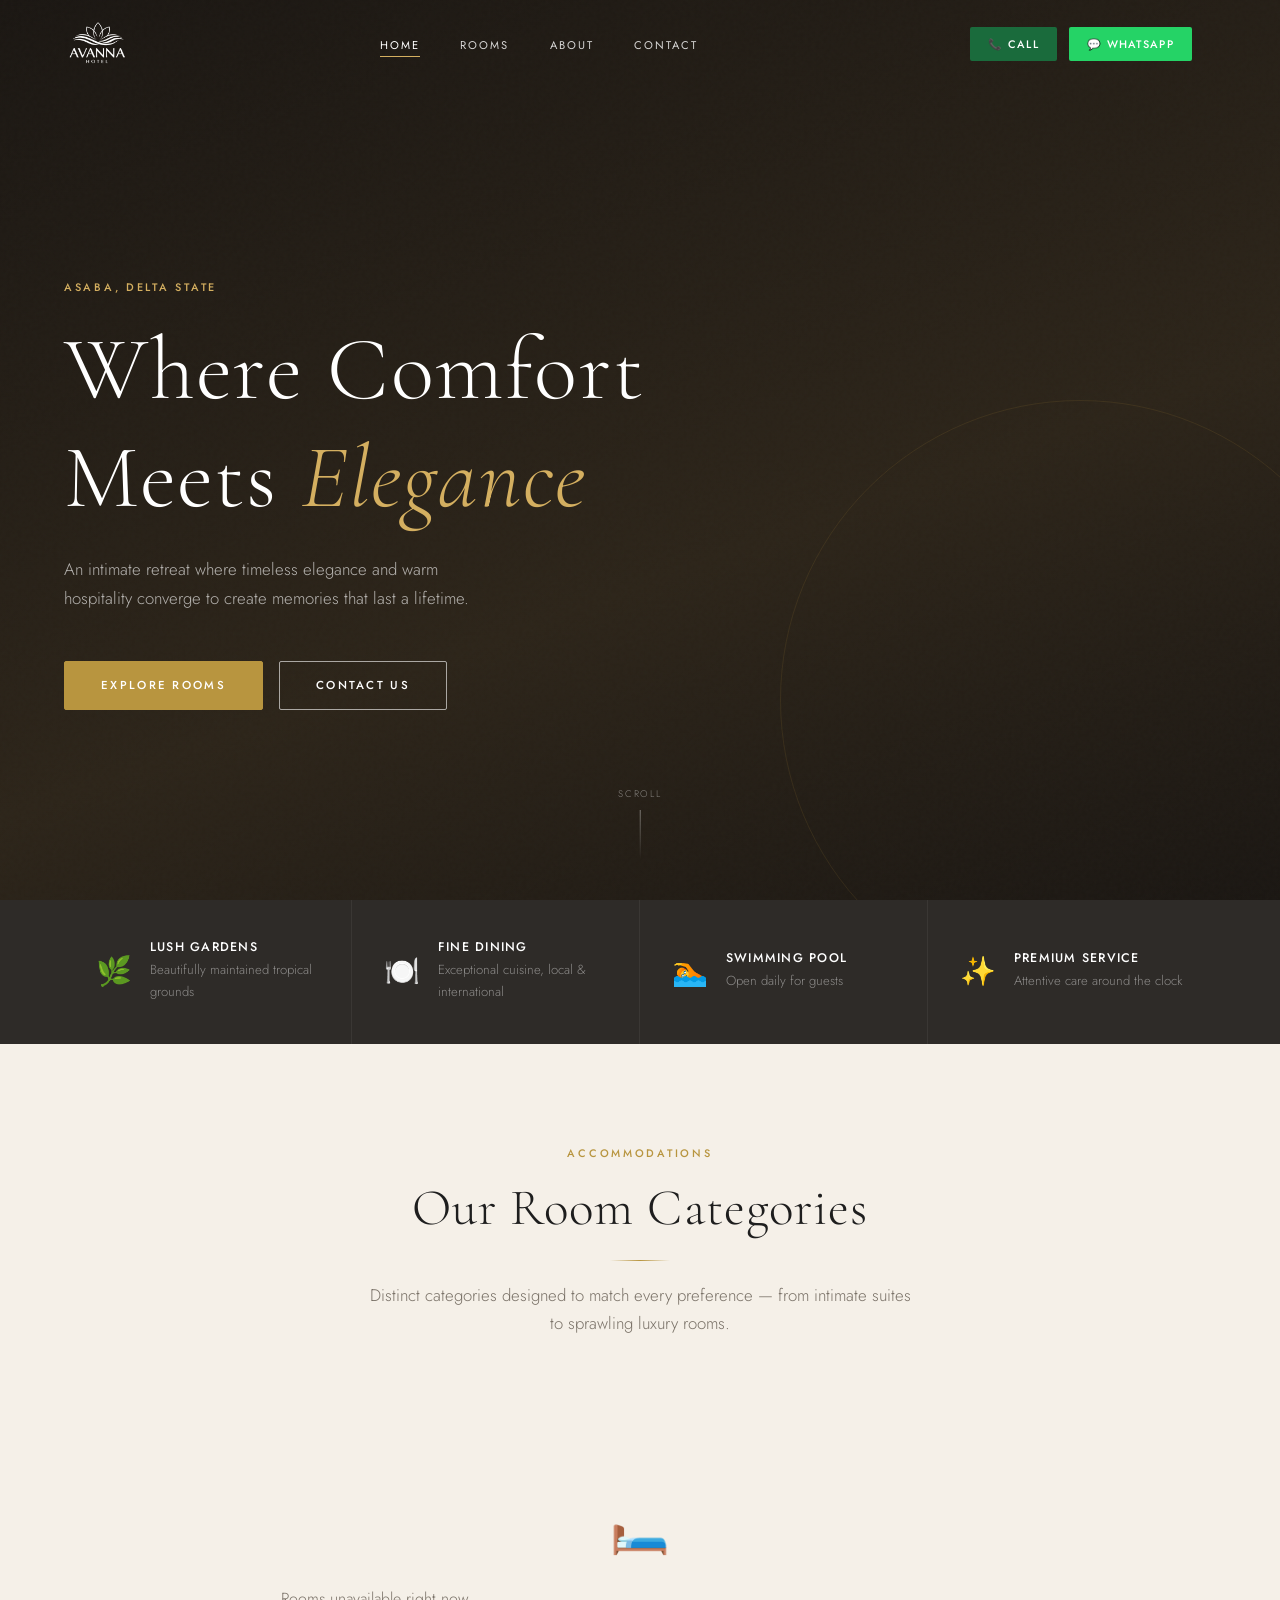
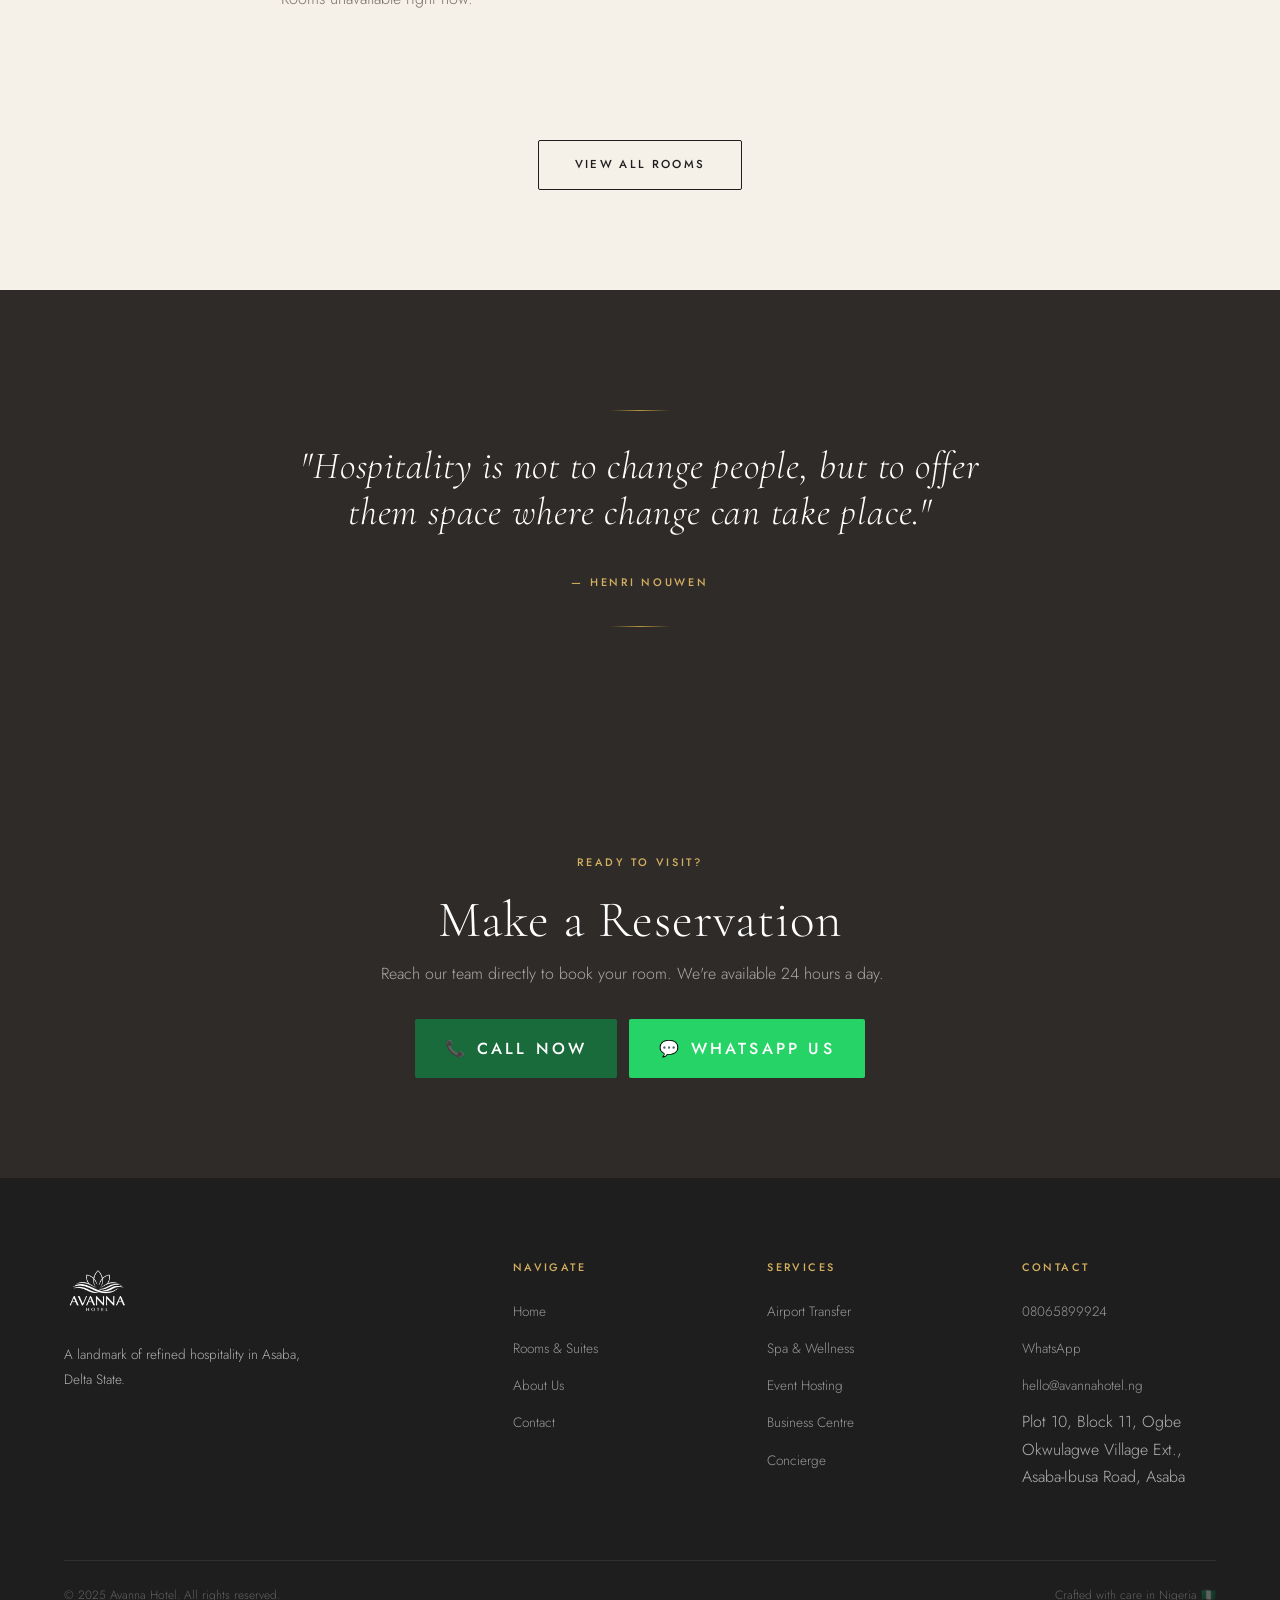
<file: index.html>
<!DOCTYPE html>
<html lang="en">
<head>
  <meta charset="UTF-8" />
  <meta name="viewport" content="width=device-width, initial-scale=1.0" />
  <title>Avanna Hotel — Where Luxury Meets Heritage</title>
  <link rel="stylesheet" href="css/style.css" />
</head>
<body>

  <!-- ── Navigation ─────────────────────────────────── -->
  <nav id="navbar">
    <div class="container nav-inner">
      <a href="index.html" class="nav-logo">
        <img src="images/avanna_logo.png" alt="Avanna Hotel" class="nav-logo-img" />
      </a>
      <ul class="nav-links" id="navLinks">
        <li><a href="index.html" class="active">Home</a></li>
        <li><a href="rooms.html">Rooms</a></li>
        <li><a href="about.html">About</a></li>
        <li><a href="contact.html">Contact</a></li>
      </ul>
      <div class="cta-pair nav-book">
        <a href="tel:08065899924" class="btn btn-call btn-sm">📞 Call</a>
        <a href="https://wa.me/2348065899924" class="btn btn-whatsapp btn-sm" target="_blank" rel="noopener">💬 WhatsApp</a>
      </div>
      <button class="nav-toggle" id="navToggle" aria-label="Toggle menu">
        <span></span><span></span><span></span>
      </button>
    </div>
  </nav>

  <!-- ── Hero ───────────────────────────────────────── -->
  <section class="hero">
    <div class="hero-bg"></div>
    <div class="container hero-content">
      <span class="eyebrow">Asaba, Delta State</span>
      <h1>Where Comfort<br>Meets <em>Elegance</em></h1>
      <p class="hero-subtitle">An intimate retreat where timeless elegance and warm hospitality converge to create memories that last a lifetime.</p>
      <div class="hero-actions">
        <a href="rooms.html" class="btn btn-primary">Explore Rooms</a>
        <a href="contact.html" class="btn btn-ghost">Contact Us</a>
      </div>
    </div>
    <div class="hero-scroll">Scroll</div>
  </section>

  <!-- ── Features Strip ─────────────────────────────── -->
  <section class="features-strip">
    <div class="container">
      <div class="features-grid">
        <div class="feature-item">
          <span class="feature-icon">🌿</span>
          <div><h4>Lush Gardens</h4><p>Beautifully maintained tropical grounds</p></div>
        </div>
        <div class="feature-item">
          <span class="feature-icon">🍽️</span>
          <div><h4>Fine Dining</h4><p>Exceptional cuisine, local &amp; international</p></div>
        </div>
        <div class="feature-item">
          <span class="feature-icon">🏊</span>
          <div><h4>Swimming Pool</h4><p>Open daily for guests</p></div>
        </div>
        <div class="feature-item">
          <span class="feature-icon">✨</span>
          <div><h4>Premium Service</h4><p>Attentive care around the clock</p></div>
        </div>
      </div>
    </div>
  </section>

  <!-- ── Room Categories Preview ────────────────────── -->
  <section class="section" style="background: var(--ivory);">
    <div class="container">
      <div class="section-header">
        <span class="eyebrow">Accommodations</span>
        <h2>Our Room Categories</h2>
        <div class="divider"></div>
        <p>Distinct categories designed to match every preference — from intimate suites to sprawling luxury rooms.</p>
      </div>
      <div class="category-grid" id="homeCategoryGrid">
        <div class="loading-state" style="grid-column:1/-1;">
          <div class="spinner"></div><p>Loading rooms…</p>
        </div>
      </div>
      <div style="text-align:center; margin-top:40px;">
        <a href="rooms.html" class="btn btn-outline">View All Rooms</a>
      </div>
    </div>
  </section>

  <!-- ── Quote ──────────────────────────────────────── -->
  <section class="section" style="background: var(--charcoal2); color: #fff; text-align: center;">
    <div class="container" style="max-width: 700px;">
      <div class="divider"></div>
      <h2 style="font-style:italic; font-size: clamp(1.8rem, 3vw, 3rem); margin: 32px 0; color: #fff;">
        "Hospitality is not to change people, but to offer them space where change can take place."
      </h2>
      <span class="eyebrow" style="color: var(--gold-lt);">— Henri Nouwen</span>
      <div class="divider" style="margin-top: 32px;"></div>
    </div>
  </section>

  <!-- ── Contact CTA ────────────────────────────────── -->
  <section class="section" style="background: var(--charcoal2); text-align:center;">
    <div class="container" style="max-width:600px;">
      <span class="eyebrow" style="color:var(--gold-lt);">Ready to Visit?</span>
      <h2 style="color:#fff; margin: 16px 0 8px;">Make a Reservation</h2>
      <p style="color:rgba(255,255,255,0.6); margin-bottom:32px;">Reach our team directly to book your room. We're available 24 hours a day.</p>
      <div class="cta-pair" style="justify-content:center;">
        <a href="tel:08065899924" class="btn btn-call" style="font-size:1rem; padding:14px 28px;">📞 Call Now</a>
        <a href="https://wa.me/2348065899924" class="btn btn-whatsapp" style="font-size:1rem; padding:14px 28px;" target="_blank" rel="noopener">💬 WhatsApp Us</a>
      </div>
    </div>
  </section>

  <!-- ── Footer ─────────────────────────────────────── -->
  <footer>
    <div class="container">
      <div class="footer-grid">
        <div class="footer-brand">
          <a href="index.html" class="nav-logo" style="margin-bottom:16px;">
            <img src="images/avanna_logo.png" alt="Avanna Hotel" class="nav-logo-img" />
          </a>
          <p>A landmark of refined hospitality in Asaba, Delta State.</p>
        </div>
        <div class="footer-col">
          <h5>Navigate</h5>
          <ul>
            <li><a href="index.html">Home</a></li>
            <li><a href="rooms.html">Rooms &amp; Suites</a></li>
            <li><a href="about.html">About Us</a></li>
            <li><a href="contact.html">Contact</a></li>
          </ul>
        </div>
        <div class="footer-col">
          <h5>Services</h5>
          <ul>
            <li><a href="contact.html">Airport Transfer</a></li>
            <li><a href="contact.html">Spa &amp; Wellness</a></li>
            <li><a href="contact.html">Event Hosting</a></li>
            <li><a href="contact.html">Business Centre</a></li>
            <li><a href="contact.html">Concierge</a></li>
          </ul>
        </div>
        <div class="footer-col">
          <h5>Contact</h5>
          <ul>
            <li><a href="tel:08065899924">08065899924</a></li>
            <li><a href="https://wa.me/2348065899924" target="_blank" rel="noopener">WhatsApp</a></li>
            <li><a href="mailto:hello@avannahotel.ng">hello@avannahotel.ng</a></li>
            <li>Plot 10, Block 11, Ogbe Okwulagwe Village Ext., Asaba-Ibusa Road, Asaba</li>
          </ul>
        </div>
      </div>
      <div class="footer-bottom">
        <span>© 2025 Avanna Hotel. All rights reserved.</span>
        <span>Crafted with care in Nigeria 🇳🇬</span>
      </div>
    </div>
  </footer>

  <script>
    const navbar = document.getElementById('navbar');
    window.addEventListener('scroll', () => {
      navbar.classList.toggle('scrolled', window.scrollY > 40);
    });
    document.getElementById('navToggle').addEventListener('click', () => {
      document.getElementById('navLinks').classList.toggle('open');
    });
    document.querySelectorAll('#navLinks a').forEach(a => {
      a.addEventListener('click', () => document.getElementById('navLinks').classList.remove('open'));
    });
    document.addEventListener('click', e => {
      if (!navbar.contains(e.target)) document.getElementById('navLinks').classList.remove('open');
    });

    const CATEGORY_GRADIENTS = {
      'prime-suite':  'linear-gradient(135deg,#e8dcc8,#d4c3a0)',
      'imperial':     'linear-gradient(135deg,#c8d8e8,#a0b8d0)',
      'platinum':     'linear-gradient(135deg,#d8d8e8,#b8b8d0)',
      'elite':        'linear-gradient(135deg,#d8e8d8,#a0c8a0)',
      'verde-suite':  'linear-gradient(135deg,#d0e8d0,#a8d0a8)',
      'serenity':     'linear-gradient(135deg,#e8e0d0,#d0c0a8)',
    };

    // Load room categories preview
    fetch('api/rooms.php?action=list')
      .then(r => r.json())
      .then(data => {
        const grid = document.getElementById('homeCategoryGrid');
        const cats  = data.categories || [];
        const rooms = data.rooms      || [];
        if (!cats.length) {
          grid.innerHTML = '<div class="empty-state" style="grid-column:1/-1;"><div class="icon">🛏️</div><p>No rooms listed yet.</p></div>';
          return;
        }
        grid.innerHTML = cats.map(cat => {
          const catRooms = rooms.filter(r => r.category_id === cat.id);
          const prices   = catRooms.map(r => r.discounted_price || r.price);
          const minPrice = prices.length ? Math.min(...prices) : null;
          const priceStr = minPrice ? `From ₦${Number(minPrice).toLocaleString()}` : '';
          return `
            <a href="rooms.html?category=${cat.id}" class="category-card" style="text-decoration:none;">
              <h3>${cat.name}</h3>
              <p>${cat.description || ''}</p>
              <div class="category-card-meta">
                <span class="count">${catRooms.length} room${catRooms.length !== 1 ? 's' : ''}</span>
                <span class="range">${priceStr}</span>
              </div>
            </a>`;
        }).join('');
      })
      .catch(() => {
        document.getElementById('homeCategoryGrid').innerHTML =
          '<div class="empty-state" style="grid-column:1/-1;"><div class="icon">🛏️</div><p>Rooms unavailable right now.</p></div>';
      });
  </script>
</body>
</html>
</file>
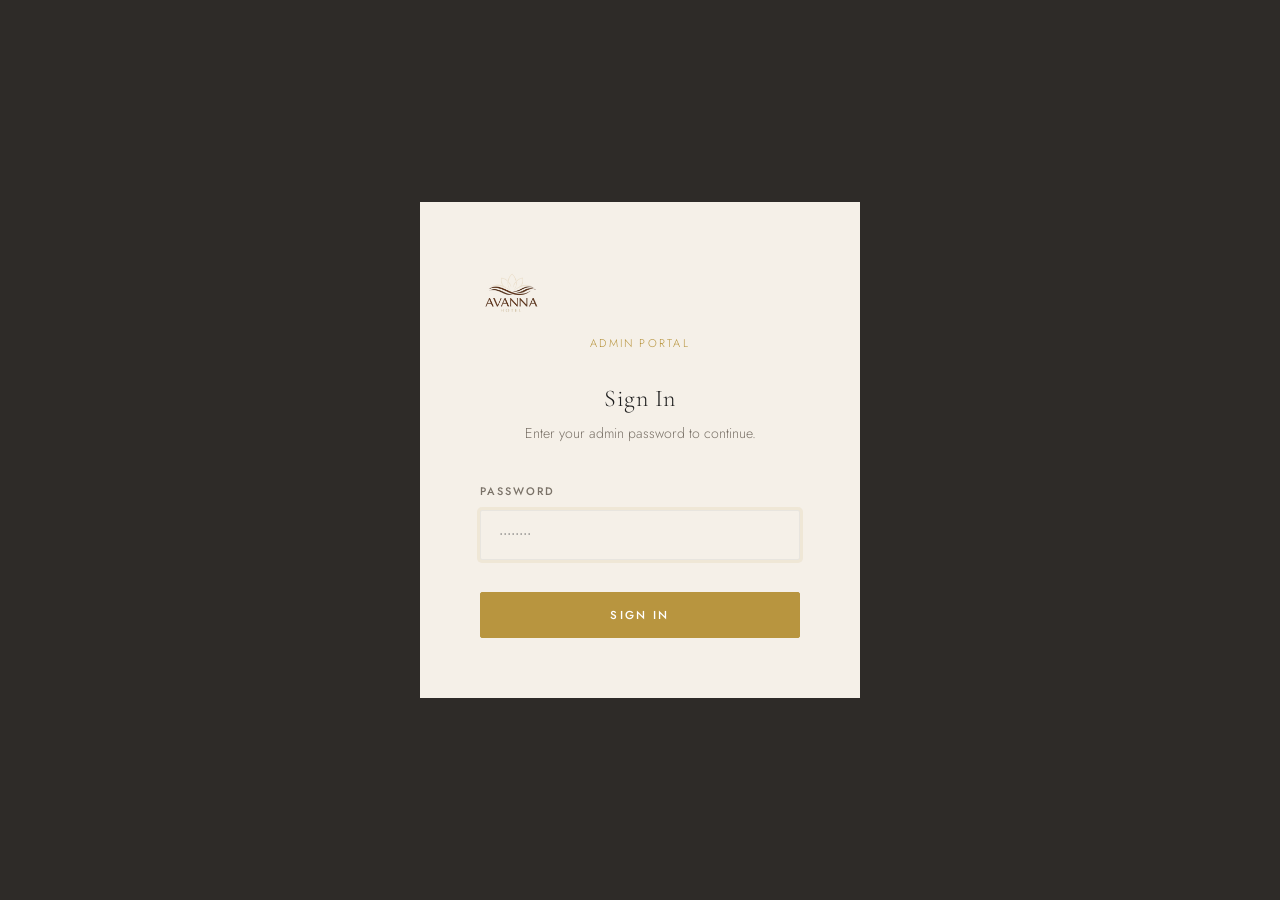
<file: admin/index.html>
<!DOCTYPE html>
<html lang="en">
<head>
  <meta charset="UTF-8" />
  <meta name="viewport" content="width=device-width, initial-scale=1.0" />
  <title>Admin Login — Avanna Hotel</title>
  <link rel="stylesheet" href="../css/style.css" />
</head>
<body class="admin-body">

  <div class="admin-login-wrap">
    <div class="admin-login-card">
      <div style="text-align:center; margin-bottom:32px;">
        <img src="../images/avanna_logo.png" alt="Avanna Hotel" style="height:64px; width:auto;" />
        <div style="font-size:0.7rem; letter-spacing:0.2em; text-transform:uppercase; color:var(--gold); margin-top:8px;">Admin Portal</div>
      </div>

      <h2>Sign In</h2>
      <p class="sub">Enter your admin password to continue.</p>

      <div id="loginAlert"></div>

      <form id="loginForm" class="admin-form" novalidate>
        <div class="form-group" style="text-align:left;">
          <label for="password">Password</label>
          <input type="password" id="password" name="password" placeholder="••••••••" required autofocus />
        </div>
        <button type="submit" class="btn btn-primary" style="width:100%;justify-content:center;margin-top:8px;" id="loginBtn">
          Sign In
        </button>
      </form>
    </div>
  </div>

  <script>
    if (sessionStorage.getItem('admin_auth') === 'true') {
      window.location.href = 'dashboard.html';
    }

    document.getElementById('loginForm').addEventListener('submit', async function(e) {
      e.preventDefault();
      const btn      = document.getElementById('loginBtn');
      const alertEl  = document.getElementById('loginAlert');
      const password = document.getElementById('password').value;

      btn.disabled    = true;
      btn.textContent = 'Signing in…';
      alertEl.innerHTML = '';

      try {
        const res  = await fetch('../api/config.php', {
          method: 'POST',
          headers: { 'Content-Type': 'application/json' },
          body: JSON.stringify({ action: 'auth', password }),
        });
        const data = await res.json();

        if (data.success) {
          sessionStorage.setItem('admin_auth', 'true');
          window.location.href = 'dashboard.html';
        } else {
          alertEl.innerHTML = '<div class="alert alert-error">⚠️ Incorrect password. Please try again.</div>';
          document.getElementById('password').value = '';
          document.getElementById('password').focus();
        }
      } catch {
        alertEl.innerHTML = '<div class="alert alert-error">⚠️ Could not connect to server. Please try again.</div>';
      } finally {
        btn.disabled    = false;
        btn.textContent = 'Sign In';
      }
    });
  </script>
</body>
</html>
</file>
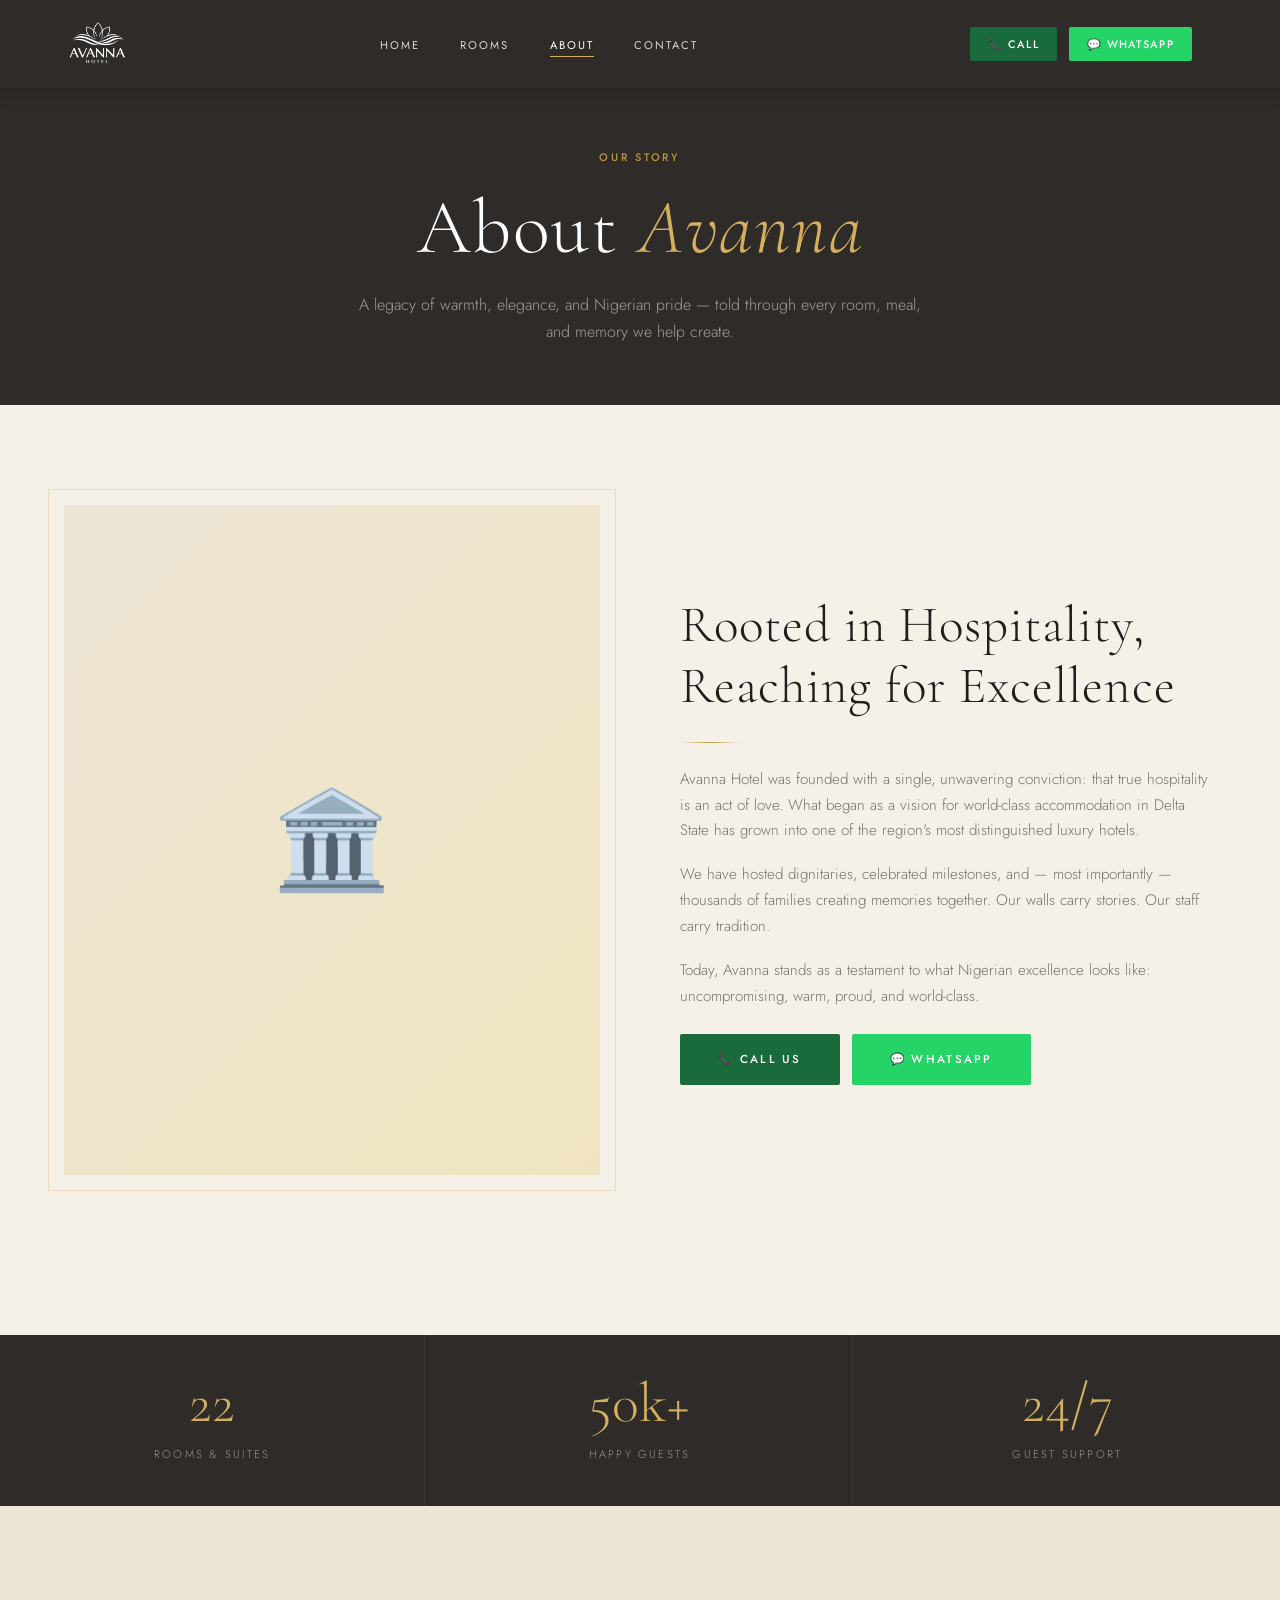
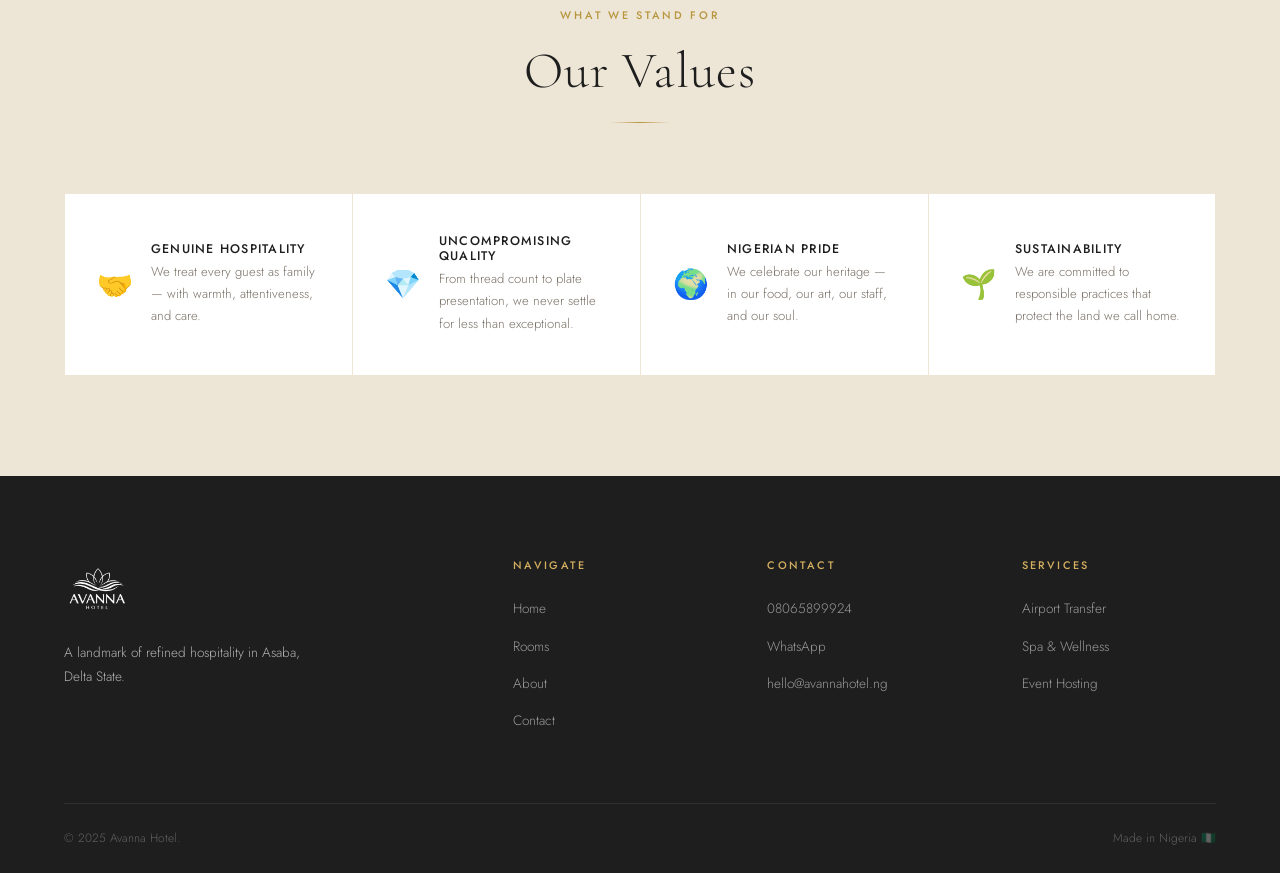
<file: about.html>
<!DOCTYPE html>
<html lang="en">
<head>
  <meta charset="UTF-8" />
  <meta name="viewport" content="width=device-width, initial-scale=1.0" />
  <title>About Us — Avanna Hotel</title>
  <link rel="stylesheet" href="css/style.css" />
</head>
<body>

  <nav id="navbar">
    <div class="container nav-inner">
      <a href="index.html" class="nav-logo">
        <img src="images/avanna_logo.png" alt="Avanna Hotel" class="nav-logo-img" />
      </a>
      <ul class="nav-links" id="navLinks">
        <li><a href="index.html">Home</a></li>
        <li><a href="rooms.html">Rooms</a></li>
        <li><a href="about.html" class="active">About</a></li>
        <li><a href="contact.html">Contact</a></li>
      </ul>
      <div class="cta-pair nav-book">
        <a href="tel:08065899924" class="btn btn-call btn-sm">📞 Call</a>
        <a href="https://wa.me/2348065899924" class="btn btn-whatsapp btn-sm" target="_blank" rel="noopener">💬 WhatsApp</a>
      </div>
      <button class="nav-toggle" id="navToggle"><span></span><span></span><span></span></button>
    </div>
  </nav>

  <div class="page-hero">
    <div class="container">
      <span class="eyebrow">Our Story</span>
      <h1>About <em style="font-style:italic; color:var(--gold-lt);">Avanna</em></h1>
      <p>A legacy of warmth, elegance, and Nigerian pride — told through every room, meal, and memory we help create.</p>
    </div>
  </div>

  <!-- Story Section -->
  <section class="section">
    <div class="container">
      <div class="about-grid">
        <div class="about-img-wrap">
          <div style="aspect-ratio:4/5; background: linear-gradient(135deg, var(--ivory-dk), var(--gold-pale)); display:flex; align-items:center; justify-content:center; font-size:6rem;">
            🏛️
          </div>
        </div>
        <div class="about-text">
          <h2>Rooted in Hospitality,<br>Reaching for Excellence</h2>
          <div class="divider" style="margin:0 0 24px;"></div>
          <p>Avanna Hotel was founded with a single, unwavering conviction: that true hospitality is an act of love. What began as a vision for world-class accommodation in Delta State has grown into one of the region's most distinguished luxury hotels.</p>
          <p>We have hosted dignitaries, celebrated milestones, and — most importantly — thousands of families creating memories together. Our walls carry stories. Our staff carry tradition.</p>
          <p>Today, Avanna stands as a testament to what Nigerian excellence looks like: uncompromising, warm, proud, and world-class.</p>
          <div class="cta-pair" style="margin-top:24px;">
            <a href="tel:08065899924" class="btn btn-call">📞 Call Us</a>
            <a href="https://wa.me/2348065899924" class="btn btn-whatsapp" target="_blank" rel="noopener">💬 WhatsApp</a>
          </div>
        </div>
      </div>
    </div>
  </section>

  <!-- Stats -->
  <div class="stats-row">
    <div class="stat-item">
      <span class="number">22</span>
      <span class="label">Rooms &amp; Suites</span>
    </div>
    <div class="stat-item">
      <span class="number">50k+</span>
      <span class="label">Happy Guests</span>
    </div>
    <div class="stat-item">
      <span class="number">24/7</span>
      <span class="label">Guest Support</span>
    </div>
  </div>

  <!-- Values -->
  <section class="section" style="background: var(--ivory-dk);">
    <div class="container">
      <div class="section-header">
        <span class="eyebrow">What We Stand For</span>
        <h2>Our Values</h2>
        <div class="divider"></div>
      </div>
      <div class="features-grid" style="background:transparent;">
        <div class="feature-item" style="background:#fff; border:1px solid var(--ivory-dk); border-right:none;">
          <span class="feature-icon">🤝</span>
          <div>
            <h4 style="color:var(--charcoal);">Genuine Hospitality</h4>
            <p style="color:var(--muted);">We treat every guest as family — with warmth, attentiveness, and care.</p>
          </div>
        </div>
        <div class="feature-item" style="background:#fff; border:1px solid var(--ivory-dk); border-right:none;">
          <span class="feature-icon">💎</span>
          <div>
            <h4 style="color:var(--charcoal);">Uncompromising Quality</h4>
            <p style="color:var(--muted);">From thread count to plate presentation, we never settle for less than exceptional.</p>
          </div>
        </div>
        <div class="feature-item" style="background:#fff; border:1px solid var(--ivory-dk); border-right:none;">
          <span class="feature-icon">🌍</span>
          <div>
            <h4 style="color:var(--charcoal);">Nigerian Pride</h4>
            <p style="color:var(--muted);">We celebrate our heritage — in our food, our art, our staff, and our soul.</p>
          </div>
        </div>
        <div class="feature-item" style="background:#fff; border:1px solid var(--ivory-dk);">
          <span class="feature-icon">🌱</span>
          <div>
            <h4 style="color:var(--charcoal);">Sustainability</h4>
            <p style="color:var(--muted);">We are committed to responsible practices that protect the land we call home.</p>
          </div>
        </div>
      </div>
    </div>
  </section>

  <footer>
    <div class="container">
      <div class="footer-grid">
        <div class="footer-brand">
          <a href="index.html" class="nav-logo" style="margin-bottom:16px;">
            <img src="images/avanna_logo.png" alt="Avanna Hotel" class="nav-logo-img" />
          </a>
          <p>A landmark of refined hospitality in Asaba, Delta State.</p>
        </div>
        <div class="footer-col"><h5>Navigate</h5><ul>
          <li><a href="index.html">Home</a></li>
          <li><a href="rooms.html">Rooms</a></li>
          <li><a href="about.html">About</a></li>
          <li><a href="contact.html">Contact</a></li>
        </ul></div>
        <div class="footer-col"><h5>Contact</h5><ul>
          <li><a href="tel:08065899924">08065899924</a></li>
          <li><a href="https://wa.me/2348065899924" target="_blank" rel="noopener">WhatsApp</a></li>
          <li><a href="mailto:hello@avannahotel.ng">hello@avannahotel.ng</a></li>
        </ul></div>
        <div class="footer-col"><h5>Services</h5><ul>
          <li><a href="contact.html">Airport Transfer</a></li>
          <li><a href="contact.html">Spa &amp; Wellness</a></li>
          <li><a href="contact.html">Event Hosting</a></li>
        </ul></div>
      </div>
      <div class="footer-bottom">
        <span>© 2025 Avanna Hotel.</span>
        <span>Made in Nigeria 🇳🇬</span>
      </div>
    </div>
  </footer>

  <script>
    document.getElementById('navbar').classList.add('scrolled');
    document.getElementById('navToggle').addEventListener('click', () => {
      document.getElementById('navLinks').classList.toggle('open');
    });
    document.querySelectorAll('#navLinks a').forEach(a => {
      a.addEventListener('click', () => document.getElementById('navLinks').classList.remove('open'));
    });
    document.addEventListener('click', e => {
      if (!document.getElementById('navbar').contains(e.target)) document.getElementById('navLinks').classList.remove('open');
    });
  </script>
</body>
</html>
</file>
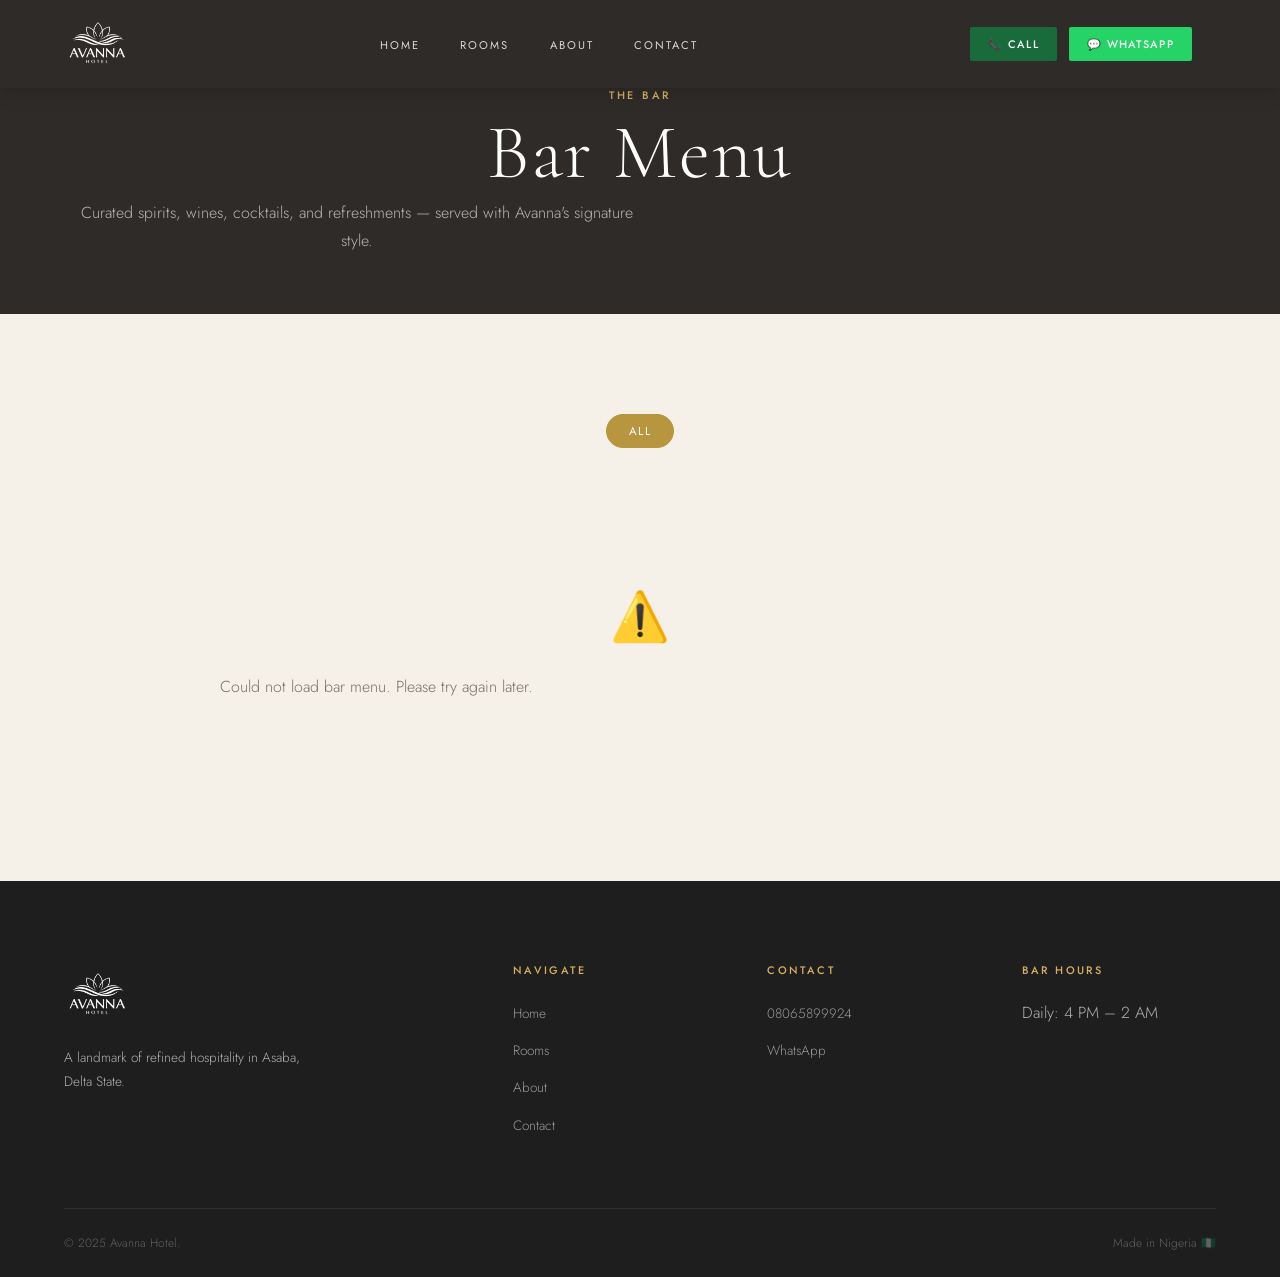
<file: bar.html>
<!DOCTYPE html>
<html lang="en">
<head>
  <meta charset="UTF-8" />
  <meta name="viewport" content="width=device-width, initial-scale=1.0" />
  <title>Bar Menu — Avanna Hotel</title>
  <link rel="stylesheet" href="css/style.css" />
</head>
<body>

  <nav id="navbar">
    <div class="container nav-inner">
      <a href="index.html" class="nav-logo">
        <img src="images/avanna_logo.png" alt="Avanna Hotel" class="nav-logo-img" />
      </a>
      <ul class="nav-links" id="navLinks">
        <li><a href="index.html">Home</a></li>
        <li><a href="rooms.html">Rooms</a></li>
        <li><a href="about.html">About</a></li>
        <li><a href="contact.html">Contact</a></li>
      </ul>
      <div class="cta-pair nav-book">
        <a href="tel:08065899924" class="btn btn-call btn-sm">📞 Call</a>
        <a href="https://wa.me/2348065899924" class="btn btn-whatsapp btn-sm" target="_blank" rel="noopener">💬 WhatsApp</a>
      </div>
      <button class="nav-toggle" id="navToggle"><span></span><span></span><span></span></button>
    </div>
  </nav>

  <div class="bar-page-hero">
    <div class="container" style="text-align:center;">
      <span class="eyebrow">The Bar</span>
      <h1 style="color:#fff;">Bar Menu</h1>
      <p>Curated spirits, wines, cocktails, and refreshments — served with Avanna's signature style.</p>
    </div>
  </div>

  <section class="section">
    <div class="container">
      <div class="menu-filter" id="barFilter">
        <button class="active" data-cat="all">All</button>
      </div>

      <div class="menu-grid" id="barGrid">
        <div class="loading-state" style="grid-column:1/-1;">
          <div class="spinner"></div><p>Loading bar menu…</p>
        </div>
      </div>
    </div>
  </section>

  <footer>
    <div class="container">
      <div class="footer-grid">
        <div class="footer-brand">
          <a href="index.html" class="nav-logo" style="margin-bottom:16px;">
            <img src="images/avanna_logo.png" alt="Avanna Hotel" class="nav-logo-img" />
          </a>
          <p>A landmark of refined hospitality in Asaba, Delta State.</p>
        </div>
        <div class="footer-col"><h5>Navigate</h5><ul>
          <li><a href="index.html">Home</a></li>
          <li><a href="rooms.html">Rooms</a></li>
          <li><a href="about.html">About</a></li>
          <li><a href="contact.html">Contact</a></li>
        </ul></div>
        <div class="footer-col"><h5>Contact</h5><ul>
          <li><a href="tel:08065899924">08065899924</a></li>
          <li><a href="https://wa.me/2348065899924" target="_blank" rel="noopener">WhatsApp</a></li>
        </ul></div>
        <div class="footer-col"><h5>Bar Hours</h5><ul>
          <li>Daily: 4 PM – 2 AM</li>
        </ul></div>
      </div>
      <div class="footer-bottom">
        <span>© 2025 Avanna Hotel.</span>
        <span>Made in Nigeria 🇳🇬</span>
      </div>
    </div>
  </footer>

  <!-- Bar item modal -->
  <div class="modal-overlay" id="barModal" role="dialog" aria-modal="true">
    <div class="modal">
      <div class="modal-header">
        <h3 id="barModalTitle">Drink Details</h3>
        <button class="modal-close" id="barModalClose" aria-label="Close">✕</button>
      </div>
      <div class="modal-body" id="barModalBody"></div>
    </div>
  </div>

  <script>
    document.getElementById('navbar').classList.add('scrolled');
    document.getElementById('navToggle').addEventListener('click', () => {
      document.getElementById('navLinks').classList.toggle('open');
    });
    document.querySelectorAll('#navLinks a').forEach(a => {
      a.addEventListener('click', () => document.getElementById('navLinks').classList.remove('open'));
    });
    document.addEventListener('click', e => {
      if (!document.getElementById('navbar').contains(e.target)) document.getElementById('navLinks').classList.remove('open');
    });

    let allItems      = [];
    let allCategories = [];

    async function loadBar() {
      try {
        const res  = await fetch('api/bar.php?action=list');
        const data = await res.json();
        allCategories = data.categories || [];
        allItems      = data.items      || [];
        buildFilters();
        renderItems(allItems);
      } catch {
        document.getElementById('barGrid').innerHTML =
          '<div class="empty-state" style="grid-column:1/-1;"><div class="icon">⚠️</div><p>Could not load bar menu. Please try again later.</p></div>';
      }
    }

    function buildFilters() {
      const bar = document.getElementById('barFilter');
      const buttons = allCategories.map(cat =>
        `<button data-cat="${cat.id}">${cat.name}</button>`
      ).join('');
      bar.innerHTML = `<button class="active" data-cat="all">All</button>${buttons}`;
      bar.querySelectorAll('button').forEach(btn => {
        btn.addEventListener('click', () => {
          bar.querySelectorAll('button').forEach(b => b.classList.remove('active'));
          btn.classList.add('active');
          const cat = btn.dataset.cat;
          const filtered = cat === 'all' ? allItems : allItems.filter(i => i.category_id === cat);
          renderItems(filtered);
        });
      });
    }

    function renderItems(items) {
      const grid = document.getElementById('barGrid');
      const visible = items.filter(i => i.available !== false);
      if (!visible.length) {
        grid.innerHTML = '<div class="empty-state" style="grid-column:1/-1;"><div class="icon">🍸</div><p>No items found.</p></div>';
        return;
      }
      grid.innerHTML = visible.map(m => buildCard(m)).join('');
    }

    function buildCard(m) {
      const cat  = allCategories.find(c => c.id === m.category_id);
      return `
        <div class="menu-card" style="cursor:pointer;" onclick="openModal('${m.id}')">
          <div class="menu-card-img">
            <img src="images/avanna_placeholder.jpg" alt="Avanna Hotel" loading="lazy" />
          </div>
          <div class="menu-card-body">
            <h4>${m.name}</h4>
            <p>${(m.description || '').substring(0, 80)}${m.description?.length > 80 ? '…' : ''}</p>
            <div class="menu-card-footer">
              <span class="menu-price">₦${Number(m.price).toLocaleString()}</span>
              <span class="menu-cat">${cat ? cat.name : ''}</span>
            </div>
          </div>
        </div>`;
    }

    function openModal(itemId) {
      const m   = allItems.find(x => x.id === itemId);
      if (!m) return;
      const cat = allCategories.find(c => c.id === m.category_id);
      document.getElementById('barModalTitle').textContent = m.name;
      document.getElementById('barModalBody').innerHTML = `
        <div class="modal-img"><img src="images/avanna_placeholder.jpg" alt="Avanna Hotel" /></div>
        <p style="font-size:0.8rem;color:var(--muted);text-transform:uppercase;letter-spacing:0.08em;margin:0 0 8px;">${cat ? cat.name : ''}</p>
        <h2 style="font-family:var(--serif);font-size:1.6rem;margin:0 0 12px;">${m.name}</h2>
        <p style="font-family:var(--serif);font-size:1.4rem;color:var(--gold);margin:0 0 16px;">₦${Number(m.price).toLocaleString()}</p>
        <p style="color:var(--muted);line-height:1.7;">${m.description || ''}</p>`;
      document.getElementById('barModal').classList.add('open');
      document.body.style.overflow = 'hidden';
    }

    function closeModal() {
      document.getElementById('barModal').classList.remove('open');
      document.body.style.overflow = '';
    }
    document.getElementById('barModalClose').addEventListener('click', closeModal);
    document.getElementById('barModal').addEventListener('click', e => {
      if (e.target === document.getElementById('barModal')) closeModal();
    });
    document.addEventListener('keydown', e => { if (e.key === 'Escape') closeModal(); });

    loadBar();
  </script>
</body>
</html>
</file>
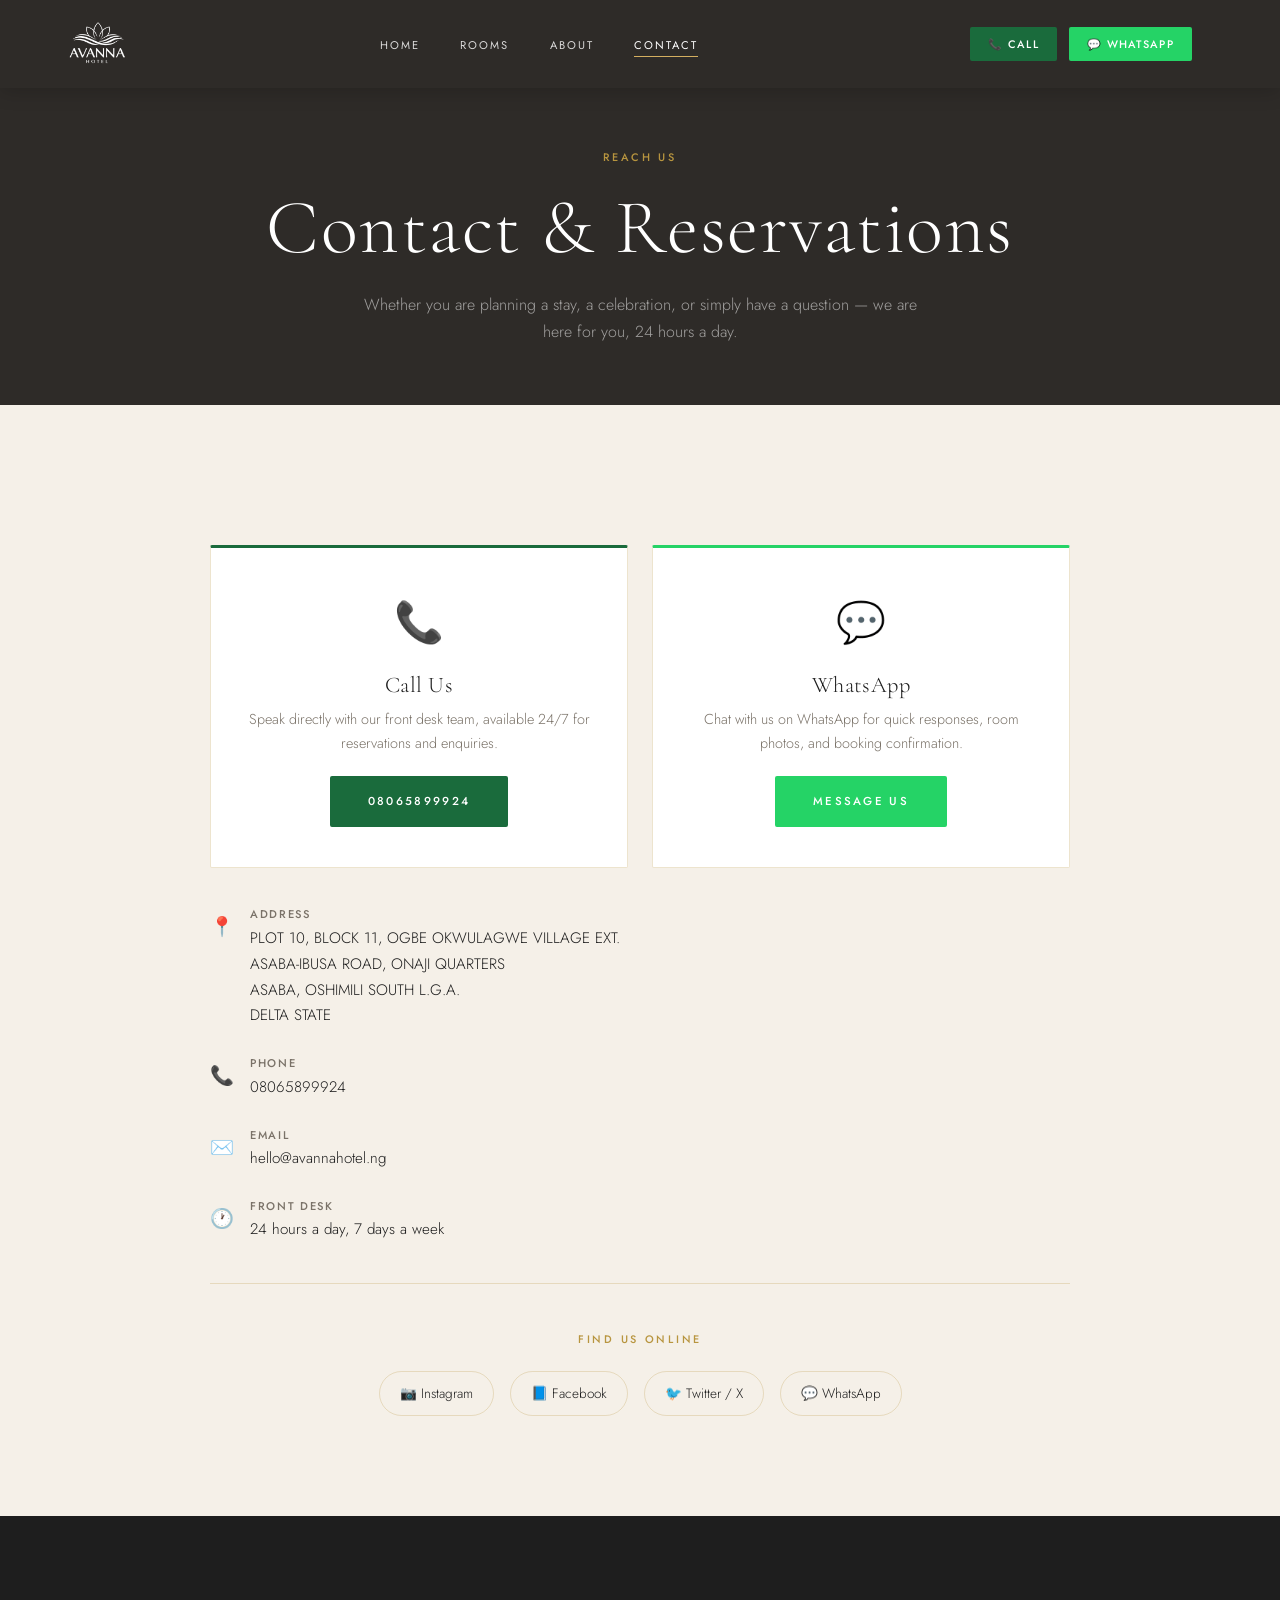
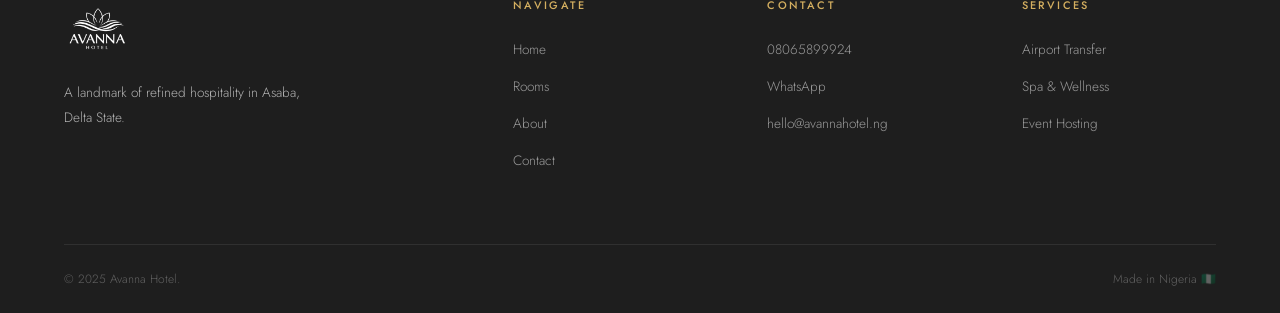
<file: contact.html>
<!DOCTYPE html>
<html lang="en">
<head>
  <meta charset="UTF-8" />
  <meta name="viewport" content="width=device-width, initial-scale=1.0" />
  <title>Contact Us — Avanna Hotel</title>
  <link rel="stylesheet" href="css/style.css" />
</head>
<body>

  <nav id="navbar">
    <div class="container nav-inner">
      <a href="index.html" class="nav-logo">
        <img src="images/avanna_logo.png" alt="Avanna Hotel" class="nav-logo-img" />
      </a>
      <ul class="nav-links" id="navLinks">
        <li><a href="index.html">Home</a></li>
        <li><a href="rooms.html">Rooms</a></li>
        <li><a href="about.html">About</a></li>
        <li><a href="contact.html" class="active">Contact</a></li>
      </ul>
      <div class="cta-pair nav-book">
        <a href="tel:08065899924" class="btn btn-call btn-sm">📞 Call</a>
        <a href="https://wa.me/2348065899924" class="btn btn-whatsapp btn-sm" target="_blank" rel="noopener">💬 WhatsApp</a>
      </div>
      <button class="nav-toggle" id="navToggle"><span></span><span></span><span></span></button>
    </div>
  </nav>

  <div class="page-hero">
    <div class="container">
      <span class="eyebrow">Reach Us</span>
      <h1>Contact &amp; Reservations</h1>
      <p>Whether you are planning a stay, a celebration, or simply have a question — we are here for you, 24 hours a day.</p>
    </div>
  </div>

  <section class="section">
    <div class="container" style="max-width: 860px;">

      <!-- Primary CTAs -->
      <div class="contact-cta-grid">
        <a href="tel:08065899924" class="contact-cta-card call-card">
          <span class="cta-icon">📞</span>
          <h3>Call Us</h3>
          <p>Speak directly with our front desk team, available 24/7 for reservations and enquiries.</p>
          <div style="margin-top:20px;">
            <span class="btn btn-call" style="display:inline-flex;">08065899924</span>
          </div>
        </a>
        <a href="https://wa.me/2348065899924" class="contact-cta-card whatsapp-card" target="_blank" rel="noopener">
          <span class="cta-icon">💬</span>
          <h3>WhatsApp</h3>
          <p>Chat with us on WhatsApp for quick responses, room photos, and booking confirmation.</p>
          <div style="margin-top:20px;">
            <span class="btn btn-whatsapp" style="display:inline-flex;">Message Us</span>
          </div>
        </a>
      </div>

      <!-- Contact details -->
      <div class="contact-info" style="margin-top:0;">
        <div class="contact-info-item">
          <div class="icon">📍</div>
          <div class="text">
            <h4>Address</h4>
            <p>PLOT 10, BLOCK 11, OGBE OKWULAGWE VILLAGE EXT.<br>ASABA-IBUSA ROAD, ONAJI QUARTERS<br>ASABA, OSHIMILI SOUTH L.G.A.<br>DELTA STATE</p>
          </div>
        </div>
        <div class="contact-info-item">
          <div class="icon">📞</div>
          <div class="text">
            <h4>Phone</h4>
            <p>
              <a href="tel:08065899924">08065899924</a>
            </p>
          </div>
        </div>
        <div class="contact-info-item">
          <div class="icon">✉️</div>
          <div class="text">
            <h4>Email</h4>
            <p>
              <a href="mailto:hello@avannahotel.ng">hello@avannahotel.ng</a>
            </p>
          </div>
        </div>
        <div class="contact-info-item">
          <div class="icon">🕐</div>
          <div class="text">
            <h4>Front Desk</h4>
            <p>24 hours a day, 7 days a week</p>
          </div>
        </div>
      </div>

      <!-- Social links -->
      <div style="text-align:center; margin-top:40px; padding-top:40px; border-top:1px solid var(--border);">
        <span class="eyebrow">Find Us Online</span>
        <div class="social-strip" style="margin-top:20px;">
          <a href="#" target="_blank" rel="noopener">📷 Instagram</a>
          <a href="#" target="_blank" rel="noopener">📘 Facebook</a>
          <a href="#" target="_blank" rel="noopener">🐦 Twitter / X</a>
          <a href="https://wa.me/2348065899924" target="_blank" rel="noopener">💬 WhatsApp</a>
        </div>
      </div>

    </div>
  </section>

  <footer>
    <div class="container">
      <div class="footer-grid">
        <div class="footer-brand">
          <a href="index.html" class="nav-logo" style="margin-bottom:16px;">
            <img src="images/avanna_logo.png" alt="Avanna Hotel" class="nav-logo-img" />
          </a>
          <p>A landmark of refined hospitality in Asaba, Delta State.</p>
        </div>
        <div class="footer-col"><h5>Navigate</h5><ul>
          <li><a href="index.html">Home</a></li>
          <li><a href="rooms.html">Rooms</a></li>
          <li><a href="about.html">About</a></li>
          <li><a href="contact.html">Contact</a></li>
        </ul></div>
        <div class="footer-col"><h5>Contact</h5><ul>
          <li><a href="tel:08065899924">08065899924</a></li>
          <li><a href="https://wa.me/2348065899924" target="_blank" rel="noopener">WhatsApp</a></li>
          <li><a href="mailto:hello@avannahotel.ng">hello@avannahotel.ng</a></li>
        </ul></div>
        <div class="footer-col"><h5>Services</h5><ul>
          <li><a href="contact.html">Airport Transfer</a></li>
          <li><a href="contact.html">Spa &amp; Wellness</a></li>
          <li><a href="contact.html">Event Hosting</a></li>
        </ul></div>
      </div>
      <div class="footer-bottom">
        <span>© 2025 Avanna Hotel.</span>
        <span>Made in Nigeria 🇳🇬</span>
      </div>
    </div>
  </footer>

  <script>
    document.getElementById('navbar').classList.add('scrolled');
    document.getElementById('navToggle').addEventListener('click', () => {
      document.getElementById('navLinks').classList.toggle('open');
    });
    document.querySelectorAll('#navLinks a').forEach(a => {
      a.addEventListener('click', () => document.getElementById('navLinks').classList.remove('open'));
    });
    document.addEventListener('click', e => {
      if (!document.getElementById('navbar').contains(e.target)) document.getElementById('navLinks').classList.remove('open');
    });
  </script>
</body>
</html>
</file>
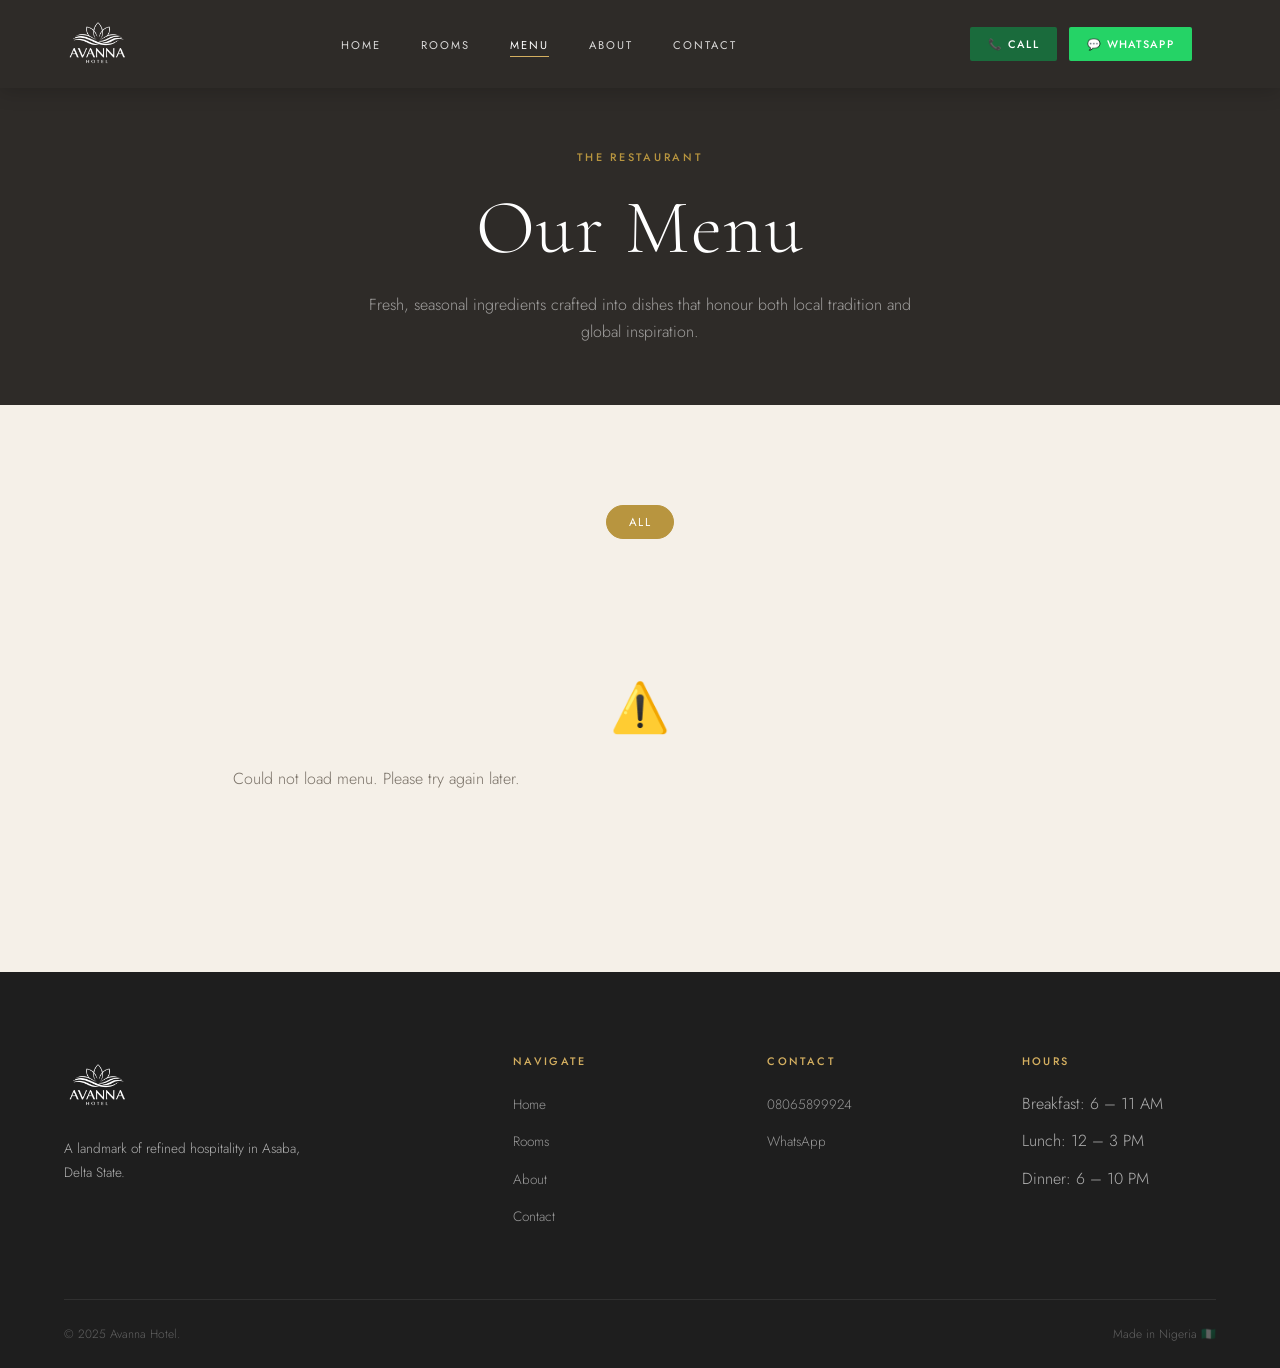
<file: menu.html>
<!DOCTYPE html>
<html lang="en">
<head>
  <meta charset="UTF-8" />
  <meta name="viewport" content="width=device-width, initial-scale=1.0" />
  <title>Restaurant Menu — Avanna Hotel</title>
  <link rel="stylesheet" href="css/style.css" />
</head>
<body>

  <nav id="navbar">
    <div class="container nav-inner">
      <a href="index.html" class="nav-logo">
        <img src="images/avanna_logo.png" alt="Avanna Hotel" class="nav-logo-img" />
      </a>
      <ul class="nav-links" id="navLinks">
        <li><a href="index.html">Home</a></li>
        <li><a href="rooms.html">Rooms</a></li>
        <li><a href="menu.html" class="active">Menu</a></li>
        <li><a href="about.html">About</a></li>
        <li><a href="contact.html">Contact</a></li>
      </ul>
      <div class="cta-pair nav-book">
        <a href="tel:08065899924" class="btn btn-call btn-sm">📞 Call</a>
        <a href="https://wa.me/2348065899924" class="btn btn-whatsapp btn-sm" target="_blank" rel="noopener">💬 WhatsApp</a>
      </div>
      <button class="nav-toggle" id="navToggle"><span></span><span></span><span></span></button>
    </div>
  </nav>

  <div class="page-hero">
    <div class="container">
      <span class="eyebrow">The Restaurant</span>
      <h1>Our Menu</h1>
      <p>Fresh, seasonal ingredients crafted into dishes that honour both local tradition and global inspiration.</p>
    </div>
  </div>

  <section class="section">
    <div class="container">
      <div class="menu-filter" id="menuFilter">
        <button class="active" data-cat="all">All</button>
      </div>

      <div class="menu-grid" id="menuGrid">
        <div class="loading-state" style="grid-column:1/-1;">
          <div class="spinner"></div><p>Loading menu…</p>
        </div>
      </div>
    </div>
  </section>

  <footer>
    <div class="container">
      <div class="footer-grid">
        <div class="footer-brand">
          <a href="index.html" class="nav-logo" style="margin-bottom:16px;">
            <img src="images/avanna_logo.png" alt="Avanna Hotel" class="nav-logo-img" />
          </a>
          <p>A landmark of refined hospitality in Asaba, Delta State.</p>
        </div>
        <div class="footer-col"><h5>Navigate</h5><ul>
          <li><a href="index.html">Home</a></li>
          <li><a href="rooms.html">Rooms</a></li>
          <li><a href="about.html">About</a></li>
          <li><a href="contact.html">Contact</a></li>
        </ul></div>
        <div class="footer-col"><h5>Contact</h5><ul>
          <li><a href="tel:08065899924">08065899924</a></li>
          <li><a href="https://wa.me/2348065899924" target="_blank" rel="noopener">WhatsApp</a></li>
        </ul></div>
        <div class="footer-col"><h5>Hours</h5><ul>
          <li>Breakfast: 6 – 11 AM</li>
          <li>Lunch: 12 – 3 PM</li>
          <li>Dinner: 6 – 10 PM</li>
        </ul></div>
      </div>
      <div class="footer-bottom">
        <span>© 2025 Avanna Hotel.</span>
        <span>Made in Nigeria 🇳🇬</span>
      </div>
    </div>
  </footer>

  <!-- Menu item modal -->
  <div class="modal-overlay" id="menuModal" role="dialog" aria-modal="true">
    <div class="modal">
      <div class="modal-header">
        <h3 id="menuModalTitle">Menu Item</h3>
        <button class="modal-close" id="menuModalClose" aria-label="Close">✕</button>
      </div>
      <div class="modal-body" id="menuModalBody"></div>
    </div>
  </div>

  <script>
    document.getElementById('navbar').classList.add('scrolled');
    document.getElementById('navToggle').addEventListener('click', () => {
      document.getElementById('navLinks').classList.toggle('open');
    });
    document.querySelectorAll('#navLinks a').forEach(a => {
      a.addEventListener('click', () => document.getElementById('navLinks').classList.remove('open'));
    });
    document.addEventListener('click', e => {
      if (!document.getElementById('navbar').contains(e.target)) document.getElementById('navLinks').classList.remove('open');
    });

    let allItems      = [];
    let allCategories = [];
    let activeFilter  = 'all';

    async function loadMenu() {
      try {
        const res  = await fetch('api/menu.php?action=list');
        const data = await res.json();
        allCategories = data.categories || [];
        allItems      = data.items      || [];
        buildFilters();
        renderMenu(allItems);
      } catch {
        document.getElementById('menuGrid').innerHTML =
          '<div class="empty-state" style="grid-column:1/-1;"><div class="icon">⚠️</div><p>Could not load menu. Please try again later.</p></div>';
      }
    }

    function buildFilters() {
      const bar = document.getElementById('menuFilter');
      const buttons = allCategories.map(cat =>
        `<button data-cat="${cat.id}">${cat.name}</button>`
      ).join('');
      bar.innerHTML = `<button class="active" data-cat="all">All</button>${buttons}`;
      bar.querySelectorAll('button').forEach(btn => {
        btn.addEventListener('click', () => {
          bar.querySelectorAll('button').forEach(b => b.classList.remove('active'));
          btn.classList.add('active');
          activeFilter = btn.dataset.cat;
          const filtered = activeFilter === 'all'
            ? allItems
            : allItems.filter(m => m.category_id === activeFilter);
          renderMenu(filtered);
        });
      });
    }

    function renderMenu(items) {
      const grid = document.getElementById('menuGrid');
      const visible = items.filter(i => i.available !== false);
      if (!visible.length) {
        grid.innerHTML = '<div class="empty-state" style="grid-column:1/-1;"><div class="icon">🍽️</div><p>No items found.</p></div>';
        return;
      }
      grid.innerHTML = visible.map(m => buildMenuCard(m)).join('');
    }

    function buildMenuCard(m) {
      const cat  = allCategories.find(c => c.id === m.category_id);
      const img  = m.image
        ? `<img src="images/food/${m.image}" alt="${m.name}" loading="lazy" />`
        : `<img src="images/avanna_placeholder.jpg" alt="Avanna Hotel" loading="lazy" />`;
      return `
        <div class="menu-card" style="cursor:pointer;" onclick="openMenuModal('${m.id}')">
          <div class="menu-card-img">${img}</div>
          <div class="menu-card-body">
            <h4>${m.name}</h4>
            <p>${(m.description || '').substring(0, 80)}${m.description?.length > 80 ? '…' : ''}</p>
            <div class="menu-card-footer">
              <span class="menu-price">₦${Number(m.price).toLocaleString()}</span>
              <span class="menu-cat">${cat ? cat.name : ''}</span>
            </div>
          </div>
        </div>`;
    }

    function openMenuModal(itemId) {
      const m   = allItems.find(x => x.id === itemId);
      if (!m) return;
      const cat = allCategories.find(c => c.id === m.category_id);
      document.getElementById('menuModalTitle').textContent = m.name;
      const img = m.image
        ? `<div class="modal-img"><img src="images/food/${m.image}" alt="${m.name}" /></div>`
        : `<div class="modal-img"><img src="images/avanna_placeholder.jpg" alt="Avanna Hotel" /></div>`;
      document.getElementById('menuModalBody').innerHTML = `
        ${img}
        <p style="font-size:0.8rem;color:var(--muted);text-transform:uppercase;letter-spacing:0.08em;margin:0 0 8px;">${cat ? cat.name : ''}</p>
        <h2 style="font-family:var(--serif);font-size:1.6rem;margin:0 0 12px;">${m.name}</h2>
        <p style="font-family:var(--serif);font-size:1.4rem;color:var(--gold);margin:0 0 16px;">₦${Number(m.price).toLocaleString()}</p>
        <p style="color:var(--muted);line-height:1.7;">${m.description || ''}</p>`;
      document.getElementById('menuModal').classList.add('open');
      document.body.style.overflow = 'hidden';
    }

    function closeMenuModal() {
      document.getElementById('menuModal').classList.remove('open');
      document.body.style.overflow = '';
    }
    document.getElementById('menuModalClose').addEventListener('click', closeMenuModal);
    document.getElementById('menuModal').addEventListener('click', e => {
      if (e.target === document.getElementById('menuModal')) closeMenuModal();
    });
    document.addEventListener('keydown', e => { if (e.key === 'Escape') closeMenuModal(); });

    loadMenu();
  </script>
</body>
</html>
</file>
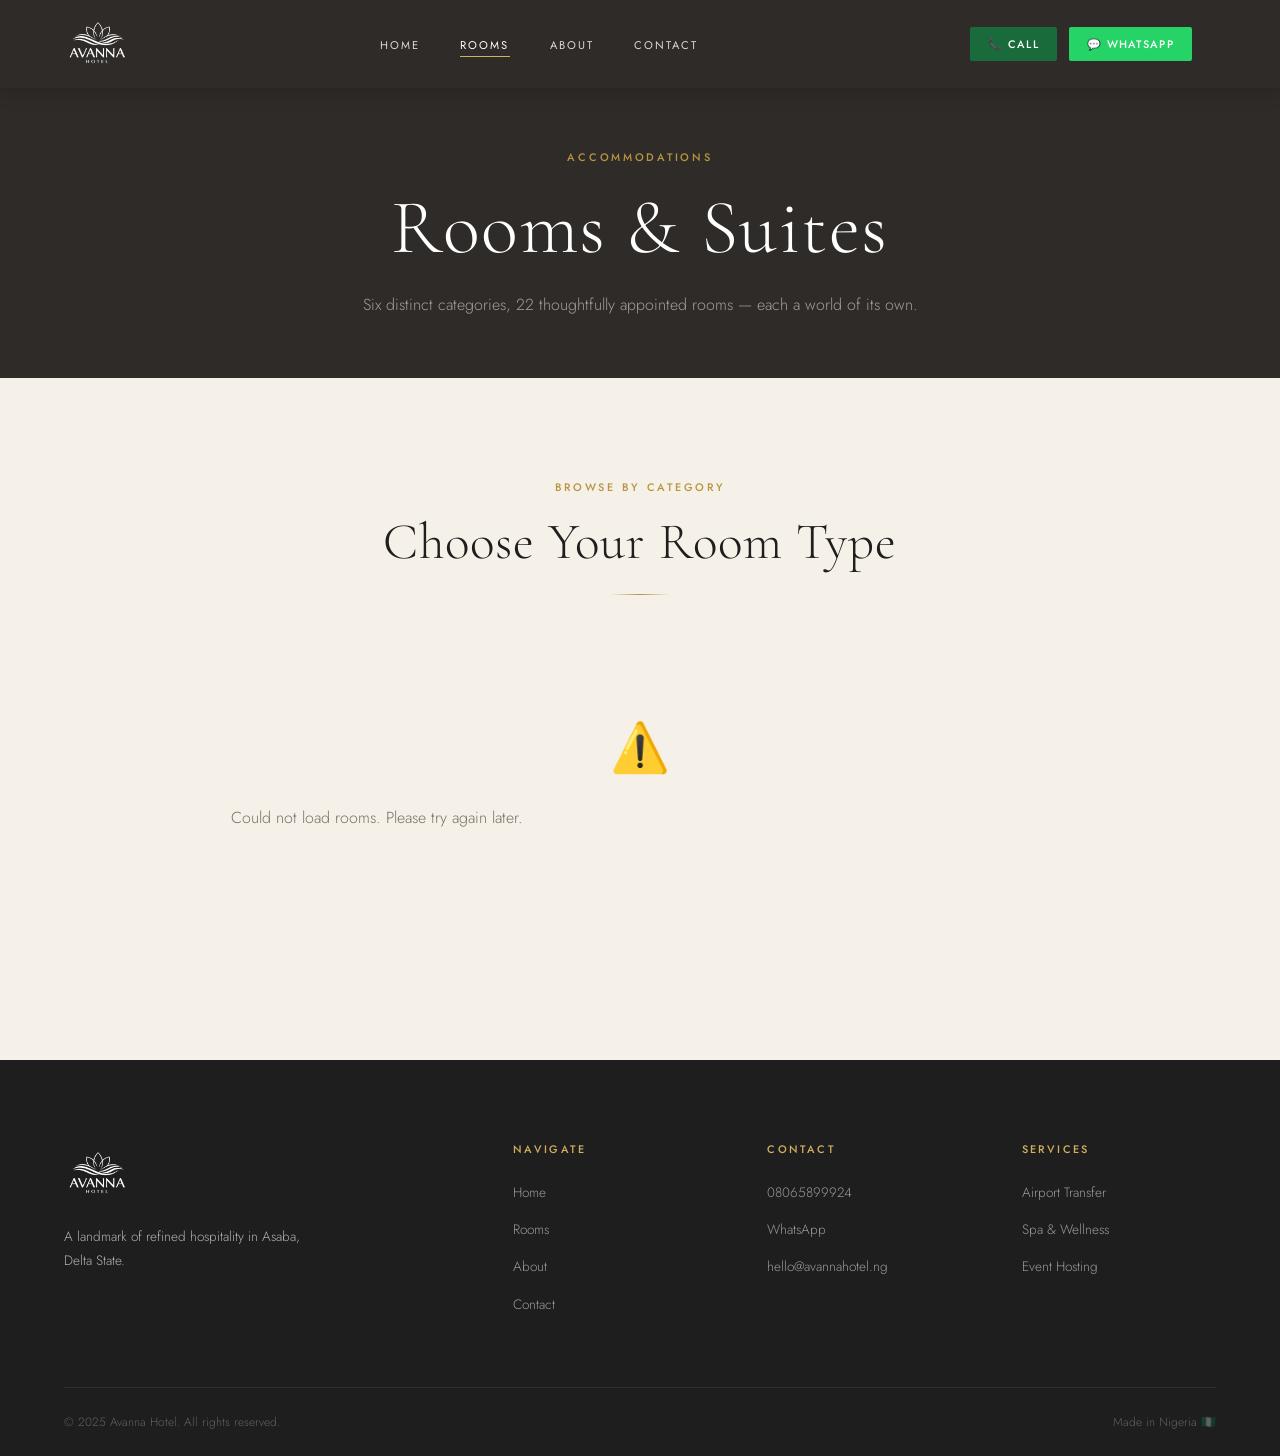
<file: rooms.html>
<!DOCTYPE html>
<html lang="en">
<head>
  <meta charset="UTF-8" />
  <meta name="viewport" content="width=device-width, initial-scale=1.0" />
  <title>Rooms &amp; Suites — Avanna Hotel</title>
  <link rel="stylesheet" href="css/style.css" />
</head>
<body>

  <nav id="navbar">
    <div class="container nav-inner">
      <a href="index.html" class="nav-logo">
        <img src="images/avanna_logo.png" alt="Avanna Hotel" class="nav-logo-img" />
      </a>
      <ul class="nav-links" id="navLinks">
        <li><a href="index.html">Home</a></li>
        <li><a href="rooms.html" class="active">Rooms</a></li>
        <li><a href="about.html">About</a></li>
        <li><a href="contact.html">Contact</a></li>
      </ul>
      <div class="cta-pair nav-book">
        <a href="tel:08065899924" class="btn btn-call btn-sm">📞 Call</a>
        <a href="https://wa.me/2348065899924" class="btn btn-whatsapp btn-sm" target="_blank" rel="noopener">💬 WhatsApp</a>
      </div>
      <button class="nav-toggle" id="navToggle"><span></span><span></span><span></span></button>
    </div>
  </nav>

  <div class="page-hero">
    <div class="container">
      <span class="eyebrow">Accommodations</span>
      <h1>Rooms &amp; Suites</h1>
      <p>Six distinct categories, 22 thoughtfully appointed rooms — each a world of its own.</p>
    </div>
  </div>

  <section class="section">
    <div class="container">

      <!-- Category grid -->
      <div class="section-header" style="margin-bottom:32px;">
        <span class="eyebrow">Browse by Category</span>
        <h2>Choose Your Room Type</h2>
        <div class="divider"></div>
      </div>
      <div class="category-grid" id="categoryGrid">
        <div class="loading-state" style="grid-column:1/-1;">
          <div class="spinner"></div><p>Loading categories…</p>
        </div>
      </div>

      <!-- Rooms panel (hidden until a category is selected or All clicked) -->
      <div id="roomsPanel" style="display:none;">
        <div class="rooms-section-header">
          <h2 id="roomsPanelTitle">All Rooms</h2>
          <button class="btn btn-outline btn-sm" id="backToCats">← All Categories</button>
        </div>
        <div class="rooms-grid" id="roomsGrid">
          <div class="loading-state" style="grid-column:1/-1;">
            <div class="spinner"></div><p>Loading rooms…</p>
          </div>
        </div>
      </div>

    </div>
  </section>

  <footer>
    <div class="container">
      <div class="footer-grid">
        <div class="footer-brand">
          <a href="index.html" class="nav-logo" style="margin-bottom:16px;">
            <img src="images/avanna_logo.png" alt="Avanna Hotel" class="nav-logo-img" />
          </a>
          <p>A landmark of refined hospitality in Asaba, Delta State.</p>
        </div>
        <div class="footer-col"><h5>Navigate</h5><ul>
          <li><a href="index.html">Home</a></li>
          <li><a href="rooms.html">Rooms</a></li>
          <li><a href="about.html">About</a></li>
          <li><a href="contact.html">Contact</a></li>
        </ul></div>
        <div class="footer-col"><h5>Contact</h5><ul>
          <li><a href="tel:08065899924">08065899924</a></li>
          <li><a href="https://wa.me/2348065899924" target="_blank" rel="noopener">WhatsApp</a></li>
          <li><a href="mailto:hello@avannahotel.ng">hello@avannahotel.ng</a></li>
        </ul></div>
        <div class="footer-col"><h5>Services</h5><ul>
          <li><a href="contact.html">Airport Transfer</a></li>
          <li><a href="contact.html">Spa &amp; Wellness</a></li>
          <li><a href="contact.html">Event Hosting</a></li>
        </ul></div>
      </div>
      <div class="footer-bottom">
        <span>© 2025 Avanna Hotel. All rights reserved.</span>
        <span>Made in Nigeria 🇳🇬</span>
      </div>
    </div>
  </footer>

  <!-- Room detail modal -->
  <div class="modal-overlay" id="roomModal" role="dialog" aria-modal="true">
    <div class="modal">
      <div class="modal-header">
        <h3 id="modalRoomName">Room Details</h3>
        <button class="modal-close" id="modalClose" aria-label="Close">✕</button>
      </div>
      <div class="modal-body" id="modalBody"></div>
    </div>
  </div>

  <script>
    document.getElementById('navbar').classList.add('scrolled');
    document.getElementById('navToggle').addEventListener('click', () => {
      document.getElementById('navLinks').classList.toggle('open');
    });
    document.querySelectorAll('#navLinks a').forEach(a => {
      a.addEventListener('click', () => document.getElementById('navLinks').classList.remove('open'));
    });
    document.addEventListener('click', e => {
      if (!document.getElementById('navbar').contains(e.target)) document.getElementById('navLinks').classList.remove('open');
    });

    const PHONE    = '08065899924';
    const WA       = '2348065899924';

    let allRooms      = [];
    let allCategories = [];

    // ── Fetch data ───────────────────────────────────────────────────
    async function loadData() {
      try {
        const res  = await fetch('api/rooms.php?action=list');
        const data = await res.json();
        allCategories = data.categories || [];
        allRooms      = data.rooms      || [];
        renderCategories();
      } catch {
        document.getElementById('categoryGrid').innerHTML =
          '<div class="empty-state" style="grid-column:1/-1;"><div class="icon">⚠️</div><p>Could not load rooms. Please try again later.</p></div>';
      }
    }

    // ── Render categories ────────────────────────────────────────────
    function renderCategories() {
      const grid = document.getElementById('categoryGrid');
      if (!allCategories.length) {
        grid.innerHTML = '<div class="empty-state" style="grid-column:1/-1;"><div class="icon">🛏️</div><p>No room categories available yet.</p></div>';
        return;
      }
      grid.innerHTML = allCategories.map(cat => {
        const catRooms = allRooms.filter(r => r.category_id === cat.id);
        const prices   = catRooms.map(r => r.discounted_price || r.price);
        const minPrice = prices.length ? Math.min(...prices) : null;
        const priceStr = minPrice ? `From ₦${Number(minPrice).toLocaleString()}` : '';
        return `
          <div class="category-card" data-cat-id="${cat.id}" onclick="showCategory('${cat.id}')">
            <h3>${cat.name}</h3>
            <p>${cat.description || ''}</p>
            <div class="category-card-meta">
              <span class="count">${catRooms.length} room${catRooms.length !== 1 ? 's' : ''}</span>
              <span class="range">${priceStr}</span>
            </div>
          </div>`;
      }).join('');
    }

    // ── Show rooms for a category ────────────────────────────────────
    function showCategory(catId) {
      const cat   = allCategories.find(c => c.id === catId);
      const rooms = allRooms.filter(r => r.category_id === catId);

      document.querySelectorAll('.category-card').forEach(c => c.classList.remove('active'));
      document.querySelector(`[data-cat-id="${catId}"]`)?.classList.add('active');

      document.getElementById('roomsPanelTitle').textContent = cat ? cat.name : 'Rooms';
      document.getElementById('roomsPanel').style.display = 'block';
      document.getElementById('roomsPanel').scrollIntoView({ behavior: 'smooth', block: 'start' });

      renderRooms(rooms);
    }

    document.getElementById('backToCats').addEventListener('click', () => {
      document.getElementById('roomsPanel').style.display = 'none';
      document.querySelectorAll('.category-card').forEach(c => c.classList.remove('active'));
      document.getElementById('categoryGrid').scrollIntoView({ behavior: 'smooth', block: 'start' });
    });

    // ── Render room cards ────────────────────────────────────────────
    function renderRooms(rooms) {
      const grid = document.getElementById('roomsGrid');
      if (!rooms.length) {
        grid.innerHTML = '<div class="empty-state" style="grid-column:1/-1;"><div class="icon">🛏️</div><p>No rooms found in this category.</p></div>';
        return;
      }
      grid.innerHTML = rooms.map(r => buildRoomCard(r)).join('');
    }

    function buildRoomCard(r) {
      const cat     = allCategories.find(c => c.id === r.category_id);
      const hasDisc = r.discounted_price && r.discounted_price < r.price;
      const priceHTML = hasDisc
        ? `<span class="price-original">₦${Number(r.price).toLocaleString()}</span>
           <span class="price-discounted">₦${Number(r.discounted_price).toLocaleString()}<span class="per">/ night</span></span>`
        : `<span class="price-discounted">₦${Number(r.price).toLocaleString()}<span class="per">/ night</span></span>`;

      const availHTML = r.available
        ? '<span class="avail-badge available">✓ Available</span>'
        : '<span class="avail-badge unavailable">✕ Unavailable</span>';

      const imgSrc = (r.images && r.images.length)
        ? `<img src="images/rooms/${r.images[0]}" alt="${r.name}" loading="lazy" />`
        : `<img src="images/avanna_placeholder.jpg" alt="Avanna Hotel" loading="lazy" />`;

      return `
        <div class="room-card">
          <div class="room-card-img">
            ${imgSrc}
            <span class="room-badge">${cat ? cat.name : r.category_id}</span>
          </div>
          <div class="room-card-body">
            <span class="room-number-badge">Room ${r.number}</span>
            <h3>${r.name || cat?.name || 'Room'}</h3>
            <div class="room-meta" style="margin-bottom:10px;">
              ${availHTML}
            </div>
            <p class="room-desc">${(r.description || '').substring(0, 100)}…</p>
            <div class="room-card-footer" style="margin-top:16px; align-items:flex-end;">
              <div class="room-price">${priceHTML}</div>
              <button class="btn btn-primary btn-sm" onclick="openRoomModal('${r.id}')">View Details</button>
            </div>
          </div>
        </div>`;
    }

    function catGradient(catId) {
      const g = {
        'prime-suite':  'linear-gradient(135deg,#e8dcc8,#d4c3a0)',
        'imperial':     'linear-gradient(135deg,#c8d8e8,#a0b8d0)',
        'platinum':     'linear-gradient(135deg,#d8d8e8,#b8b8d0)',
        'elite':        'linear-gradient(135deg,#d8e8d8,#a0c8a0)',
        'verde-suite':  'linear-gradient(135deg,#d0e8d0,#a8d0a8)',
        'serenity':     'linear-gradient(135deg,#e8e0d0,#d0c0a8)',
      };
      return g[catId] || 'linear-gradient(135deg,var(--ivory),var(--ivory-dk))';
    }

    // ── Room modal ───────────────────────────────────────────────────
    function openRoomModal(roomId) {
      const r   = allRooms.find(x => x.id === roomId);
      if (!r) return;
      const cat     = allCategories.find(c => c.id === r.category_id);
      const hasDisc = r.discounted_price && r.discounted_price < r.price;

      document.getElementById('modalRoomName').textContent = `Room ${r.number}`;

      let imgHTML;
      if (r.images && r.images.length) {
        const thumbs = r.images.map((img, i) =>
          `<div class="room-img-thumb${i === 0 ? ' active' : ''}" onclick="switchModalImg(this,'images/rooms/${img}')">
            <img src="images/rooms/${img}" alt="Room ${r.number}" />
          </div>`
        ).join('');
        imgHTML = `
          <div class="modal-img" id="modalMainImg"><img src="images/rooms/${r.images[0]}" alt="${r.name}" id="modalMainImgEl" /></div>
          ${r.images.length > 1 ? `<div class="room-img-gallery">${thumbs}</div>` : ''}`;
      } else {
        imgHTML = `<div class="modal-img"><img src="images/avanna_placeholder.jpg" alt="Avanna Hotel" /></div>`;
      }

      const priceHTML = hasDisc
        ? `<span class="price-original">₦${Number(r.price).toLocaleString()} / night</span>
           <span class="price-discounted">₦${Number(r.discounted_price).toLocaleString()}<span class="per">/ night</span></span>
           <span class="price-badge">DEAL</span>`
        : `<span class="price-discounted">₦${Number(r.price).toLocaleString()}<span class="per">/ night</span></span>`;

      const amenHTML = (r.amenities || []).map(a => `<span>${a}</span>`).join('');
      const availHTML = r.available
        ? '<span class="avail-badge available">✓ Available Now</span>'
        : '<span class="avail-badge unavailable">✕ Currently Unavailable</span>';

      document.getElementById('modalBody').innerHTML = `
        ${imgHTML}
        <div style="margin-bottom:12px;">${availHTML}</div>
        <p style="font-size:0.8rem;color:var(--muted);text-transform:uppercase;letter-spacing:0.08em;margin:0 0 4px;">
          ${cat ? cat.name : ''} · Room ${r.number}
        </p>
        <h2 style="font-family:var(--serif);font-size:1.6rem;margin:0 0 12px;">${r.name || (cat ? cat.name : 'Room')}</h2>
        <div class="modal-price-row">${priceHTML}</div>
        <p style="color:var(--muted);line-height:1.7;margin:16px 0;">${r.description || ''}</p>
        ${amenHTML ? `<h4 style="font-size:0.8rem;letter-spacing:0.08em;text-transform:uppercase;color:var(--muted);margin:16px 0 8px;">Amenities</h4>
        <div class="modal-amenities">${amenHTML}</div>` : ''}
        <div class="modal-cta">
          <a href="tel:${PHONE}" class="btn btn-call">📞 Call to Book</a>
          <a href="https://wa.me/${WA}?text=${encodeURIComponent(`Hi, I'd like to book Room ${r.number} (${cat?.name || ''}).`)}"
             class="btn btn-whatsapp" target="_blank" rel="noopener">💬 WhatsApp</a>
        </div>`;

      document.getElementById('roomModal').classList.add('open');
      document.body.style.overflow = 'hidden';
    }

    function closeModal() {
      document.getElementById('roomModal').classList.remove('open');
      document.body.style.overflow = '';
    }

    document.getElementById('modalClose').addEventListener('click', closeModal);
    document.getElementById('roomModal').addEventListener('click', e => {
      if (e.target === document.getElementById('roomModal')) closeModal();
    });
    document.addEventListener('keydown', e => { if (e.key === 'Escape') closeModal(); });

    function switchModalImg(thumbEl, src) {
      document.getElementById('modalMainImgEl').src = src;
      document.querySelectorAll('.room-img-thumb').forEach(t => t.classList.remove('active'));
      thumbEl.classList.add('active');
    }

    // Check URL param for pre-selected category
    const params = new URLSearchParams(window.location.search);
    const catParam = params.get('category');

    loadData().then(() => {
      if (catParam) showCategory(catParam);
    });
  </script>
</body>
</html>
</file>
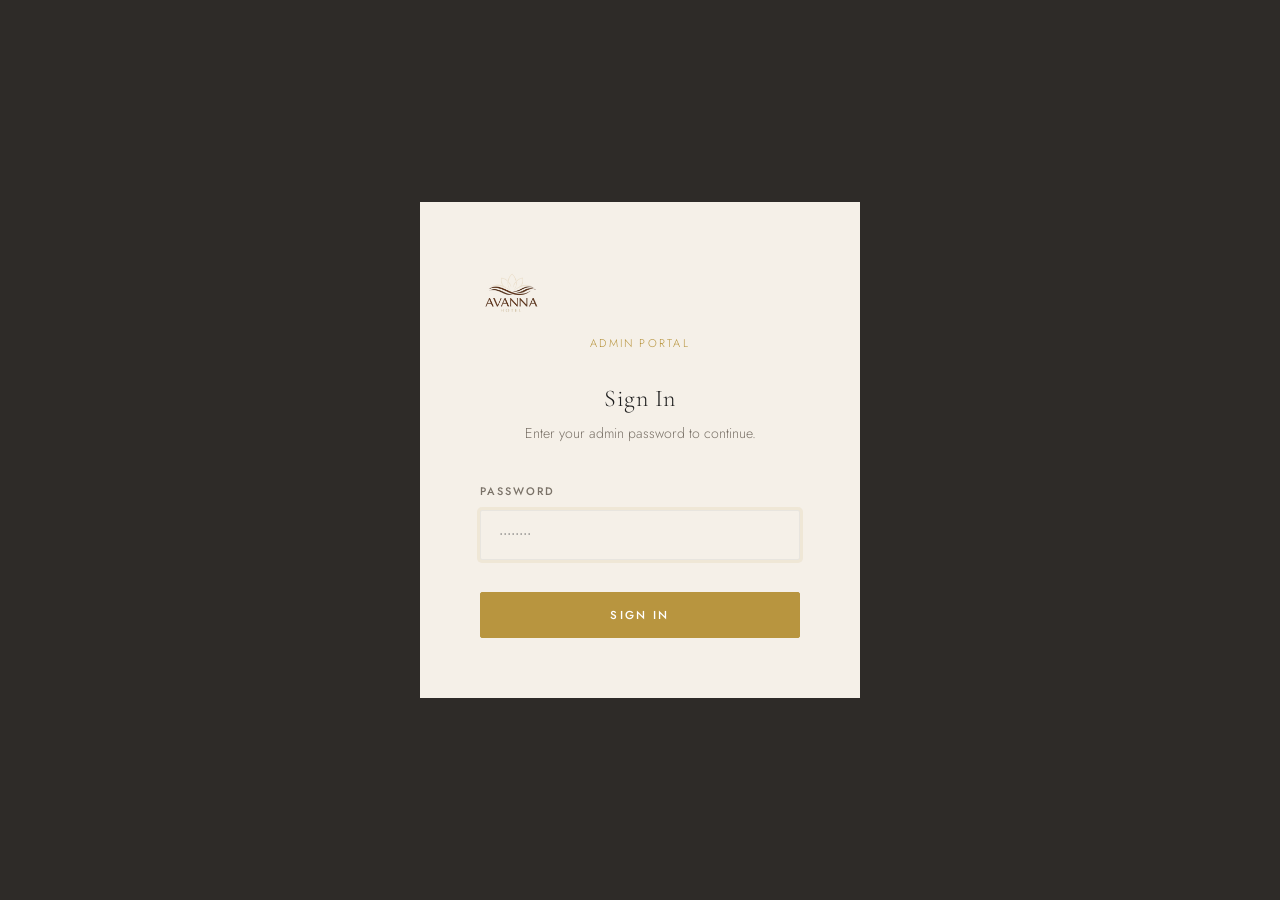
<file: admin/dashboard.html>
<!DOCTYPE html>
<html lang="en">
<head>
  <meta charset="UTF-8" />
  <meta name="viewport" content="width=device-width, initial-scale=1.0" />
  <title>Dashboard — Avanna Hotel Admin</title>
  <link rel="stylesheet" href="../css/style.css" />
</head>
<body class="admin-body">

  <!-- Top bar -->
  <header class="admin-top">
    <a href="../index.html" class="nav-logo">
      <img src="../images/avanna_logo.png" alt="Avanna Hotel" class="nav-logo-img" style="height:36px;" />
    </a>
    <span style="color:rgba(255,255,255,0.3); flex:1;"></span>
    <a href="../index.html" class="btn btn-ghost btn-sm" style="margin-right:8px;" target="_blank">← View Site</a>
    <button id="logoutBtn" class="btn btn-ghost btn-sm">Sign Out</button>
  </header>

  <div class="admin-layout">

    <!-- Sidebar -->
    <aside class="admin-sidebar">
      <nav>
        <a href="#overview" class="active" data-section="overview"><span class="icon">📊</span> Overview</a>
        <a href="#rooms"    data-section="rooms">   <span class="icon">🛏️</span> Rooms</a>
        <a href="#menu"     data-section="menu">    <span class="icon">🍽️</span> Restaurant Menu</a>
        <a href="#bar"      data-section="bar">     <span class="icon">🍸</span> Bar Menu</a>
        <a href="#settings" data-section="settings"><span class="icon">⚙️</span> Settings</a>
      </nav>
    </aside>

    <!-- Main content -->
    <main class="admin-content">

      <!-- ── Overview ─────────────────────────────────────────────── -->
      <div id="section-overview" class="admin-section">
        <div class="admin-page-header">
          <h1>Dashboard</h1>
          <span style="font-size:0.82rem; color:var(--muted);" id="currentDate"></span>
        </div>
        <div class="stats-cards">
          <div class="stat-card"><div class="stat-icon">🛏️</div><div><div class="stat-value" id="statRooms">—</div><div class="stat-label">Rooms</div></div></div>
          <div class="stat-card"><div class="stat-icon">🍽️</div><div><div class="stat-value" id="statMenuItems">—</div><div class="stat-label">Menu Items</div></div></div>
          <div class="stat-card"><div class="stat-icon">🍸</div><div><div class="stat-value" id="statBarItems">—</div><div class="stat-label">Bar Items</div></div></div>
          <div class="stat-card"><div class="stat-icon">💰</div><div><div class="stat-value" id="statLowestRoom">—</div><div class="stat-label">From (per night)</div></div></div>
        </div>
        <div class="admin-card">
          <div class="admin-card-header"><h3>Quick Actions</h3></div>
          <div class="admin-card-body" style="display:flex; gap:12px; flex-wrap:wrap;">
            <button class="btn btn-primary" onclick="showSection('rooms')">+ Add Room</button>
            <button class="btn btn-primary" onclick="showSection('menu')">+ Menu Item</button>
            <button class="btn btn-primary" onclick="showSection('bar')">+ Bar Item</button>
            <a href="../rooms.html" target="_blank" class="btn btn-outline">View Rooms</a>
            <a href="../menu.html"  target="_blank" class="btn btn-outline">View Menu</a>
            <a href="../bar.html"   target="_blank" class="btn btn-outline">View Bar Menu</a>
          </div>
        </div>
      </div>

      <!-- ── Rooms ─────────────────────────────────────────────────── -->
      <div id="section-rooms" class="admin-section" style="display:none;">
        <div class="admin-page-header"><h1>Rooms</h1></div>

        <!-- Room categories -->
        <div class="admin-card" style="margin-bottom:24px;">
          <div class="admin-card-header">
            <h3>Room Categories</h3>
            <button class="btn btn-primary btn-sm" onclick="openCategoryModal('rooms')">+ Add Category</button>
          </div>
          <div class="admin-card-body" style="padding:0;">
            <div id="roomCategoriesWrap"><div class="loading-state"><div class="spinner"></div><p>Loading…</p></div></div>
          </div>
        </div>

        <!-- Add/Edit Room Form -->
        <div class="admin-card" style="margin-bottom:24px;">
          <div class="admin-card-header"><h3>Add New Room</h3></div>
          <div class="admin-card-body">
            <div id="roomFormAlert"></div>
            <form id="addRoomForm" class="admin-form" enctype="multipart/form-data">
              <div class="form-row">
                <div class="form-group">
                  <label>Room Number *</label>
                  <input type="text" name="number" placeholder="e.g. 101" required />
                </div>
                <div class="form-group">
                  <label>Room Name</label>
                  <input type="text" name="name" placeholder="e.g. Prime Suite Room 101" />
                </div>
              </div>
              <div class="form-row">
                <div class="form-group">
                  <label>Category *</label>
                  <select name="category_id" id="addRoomCategory" required>
                    <option value="">Loading categories…</option>
                  </select>
                </div>
                <div class="form-group">
                  <label>Price per Night (₦) *</label>
                  <input type="number" name="price" placeholder="75000" min="0" required />
                </div>
              </div>
              <div class="form-row">
                <div class="form-group">
                  <label>Discounted Price (₦)</label>
                  <input type="number" name="discounted_price" placeholder="60000" min="0" />
                </div>
                <div class="form-group">
                  <label>Capacity (guests)</label>
                  <input type="number" name="capacity" placeholder="2" min="1" max="10" value="2" />
                </div>
              </div>
              <div class="form-row">
                <div class="form-group">
                  <label>Room Size</label>
                  <input type="text" name="size" placeholder="e.g. 32 m²" />
                </div>
                <div class="form-group">
                  <label>Bed Type</label>
                  <select name="bed">
                    <option value="King">King</option>
                    <option value="Super King">Super King</option>
                    <option value="Twin">Twin</option>
                    <option value="Double">Double</option>
                    <option value="Queen">Queen</option>
                  </select>
                </div>
              </div>
              <div class="form-group">
                <label>Description</label>
                <textarea name="description" placeholder="Describe the room…"></textarea>
              </div>
              <div class="form-group">
                <label>Amenities (comma-separated)</label>
                <input type="text" name="amenities" placeholder="Free Wi-Fi, Air Conditioning, Mini Bar" />
              </div>
              <div class="form-group">
                <label>Room Photos (select multiple)</label>
                <input type="file" name="images[]" accept="image/jpeg,image/png,image/webp" multiple />
              </div>
              <button type="submit" class="btn btn-primary">Add Room</button>
            </form>
          </div>
        </div>

        <!-- Rooms table -->
        <div class="admin-card">
          <div class="admin-card-header">
            <h3>All Rooms</h3>
            <div style="display:flex;gap:8px;align-items:center;">
              <select id="roomCategoryFilter" onchange="filterRoomsTable()" style="padding:6px 10px;border:1px solid var(--border);border-radius:2px;font-size:0.82rem;">
                <option value="">All Categories</option>
              </select>
              <button class="btn btn-outline btn-sm" onclick="loadRoomsTable()">↻ Refresh</button>
            </div>
          </div>
          <div class="admin-card-body" style="padding:0;">
            <div id="roomsTableWrap"><div class="loading-state"><div class="spinner"></div><p>Loading…</p></div></div>
          </div>
        </div>
      </div>

      <!-- ── Restaurant Menu ───────────────────────────────────────── -->
      <div id="section-menu" class="admin-section" style="display:none;">
        <div class="admin-page-header"><h1>Restaurant Menu</h1></div>

        <div class="admin-card" style="margin-bottom:24px;">
          <div class="admin-card-header">
            <h3>Menu Categories</h3>
            <button class="btn btn-primary btn-sm" onclick="openCategoryModal('menu')">+ Add Category</button>
          </div>
          <div class="admin-card-body" style="padding:0;">
            <div id="menuCategoriesWrap"><div class="loading-state"><div class="spinner"></div><p>Loading…</p></div></div>
          </div>
        </div>

        <div class="admin-card" style="margin-bottom:24px;">
          <div class="admin-card-header"><h3>Add Menu Item</h3></div>
          <div class="admin-card-body">
            <div id="menuFormAlert"></div>
            <form id="addMenuForm" class="admin-form" enctype="multipart/form-data">
              <div class="form-row">
                <div class="form-group">
                  <label>Item Name *</label>
                  <input type="text" name="name" placeholder="e.g. Jollof Rice" required />
                </div>
                <div class="form-group">
                  <label>Category *</label>
                  <select name="category_id" id="addMenuCategory" required>
                    <option value="">Loading categories…</option>
                  </select>
                </div>
              </div>
              <div class="form-group">
                <label>Price (₦) *</label>
                <input type="number" name="price" placeholder="4500" min="0" required />
              </div>
              <div class="form-group">
                <label>Description</label>
                <textarea name="description" placeholder="Describe the dish…"></textarea>
              </div>
              <div class="form-group">
                <label>Food Photo</label>
                <input type="file" name="image" accept="image/jpeg,image/png,image/webp" />
              </div>
              <button type="submit" class="btn btn-primary">Add Item</button>
            </form>
          </div>
        </div>

        <div class="admin-card">
          <div class="admin-card-header">
            <h3>All Menu Items</h3>
            <div style="display:flex;gap:8px;align-items:center;">
              <select id="menuCategoryFilter" onchange="filterMenuTable()" style="padding:6px 10px;border:1px solid var(--border);border-radius:2px;font-size:0.82rem;">
                <option value="">All Categories</option>
              </select>
              <button class="btn btn-outline btn-sm" onclick="loadMenuTable()">↻ Refresh</button>
            </div>
          </div>
          <div class="admin-card-body" style="padding:0;">
            <div id="menuTableWrap"><div class="loading-state"><div class="spinner"></div><p>Loading…</p></div></div>
          </div>
        </div>
      </div>

      <!-- ── Bar Menu ──────────────────────────────────────────────── -->
      <div id="section-bar" class="admin-section" style="display:none;">
        <div class="admin-page-header"><h1>Bar Menu</h1></div>

        <div class="admin-card" style="margin-bottom:24px;">
          <div class="admin-card-header">
            <h3>Bar Categories</h3>
            <button class="btn btn-primary btn-sm" onclick="openCategoryModal('bar')">+ Add Category</button>
          </div>
          <div class="admin-card-body" style="padding:0;">
            <div id="barCategoriesWrap"><div class="loading-state"><div class="spinner"></div><p>Loading…</p></div></div>
          </div>
        </div>

        <div class="admin-card" style="margin-bottom:24px;">
          <div class="admin-card-header"><h3>Add Bar Item</h3></div>
          <div class="admin-card-body">
            <div id="barFormAlert"></div>
            <form id="addBarForm" class="admin-form" enctype="multipart/form-data">
              <div class="form-row">
                <div class="form-group">
                  <label>Item Name *</label>
                  <input type="text" name="name" placeholder="e.g. Heineken" required />
                </div>
                <div class="form-group">
                  <label>Category *</label>
                  <select name="category_id" id="addBarCategory" required>
                    <option value="">Loading categories…</option>
                  </select>
                </div>
              </div>
              <div class="form-group">
                <label>Price (₦) *</label>
                <input type="number" name="price" placeholder="1500" min="0" required />
              </div>
              <div class="form-group">
                <label>Description</label>
                <textarea name="description" placeholder="Describe the drink…"></textarea>
              </div>
              <button type="submit" class="btn btn-primary">Add Item</button>
            </form>
          </div>
        </div>

        <div class="admin-card">
          <div class="admin-card-header">
            <h3>All Bar Items</h3>
            <div style="display:flex;gap:8px;align-items:center;">
              <select id="barCategoryFilter" onchange="filterBarTable()" style="padding:6px 10px;border:1px solid var(--border);border-radius:2px;font-size:0.82rem;">
                <option value="">All Categories</option>
              </select>
              <button class="btn btn-outline btn-sm" onclick="loadBarTable()">↻ Refresh</button>
            </div>
          </div>
          <div class="admin-card-body" style="padding:0;">
            <div id="barTableWrap"><div class="loading-state"><div class="spinner"></div><p>Loading…</p></div></div>
          </div>
        </div>
      </div>

      <!-- ── Settings ──────────────────────────────────────────────── -->
      <div id="section-settings" class="admin-section" style="display:none;">
        <div class="admin-page-header"><h1>Settings</h1></div>

        <div class="admin-card">
          <div class="admin-card-header"><h3>Change Admin Password</h3></div>
          <div class="admin-card-body">
            <div id="settingsAlert"></div>
            <form id="passwordForm" class="admin-form">
              <div class="form-group">
                <label>Current Password</label>
                <input type="password" name="current_password" placeholder="••••••••" required />
              </div>
              <div class="form-group">
                <label>New Password</label>
                <input type="password" name="new_password" placeholder="Min. 8 characters" required minlength="8" />
              </div>
              <div class="form-group">
                <label>Confirm New Password</label>
                <input type="password" name="confirm_password" placeholder="Repeat new password" required />
              </div>
              <button type="submit" class="btn btn-primary">Update Password</button>
            </form>
          </div>
        </div>
      </div>

    </main>
  </div>

  <!-- ── Admin Edit Modal ──────────────────────────────────────────── -->
  <div class="admin-modal-overlay" id="adminModal">
    <div class="admin-modal">
      <div class="admin-modal-header">
        <h3 id="adminModalTitle">Edit</h3>
        <button class="modal-close" onclick="closeAdminModal()">✕</button>
      </div>
      <div class="admin-modal-body" id="adminModalBody"></div>
      <div class="admin-modal-footer" id="adminModalFooter"></div>
    </div>
  </div>

  <script src="admin.js"></script>
  <script>
    if (sessionStorage.getItem('admin_auth') !== 'true') {
      window.location.href = 'index.html';
    }

    document.getElementById('logoutBtn').addEventListener('click', () => {
      sessionStorage.removeItem('admin_auth');
      window.location.href = 'index.html';
    });

    document.getElementById('currentDate').textContent =
      new Date().toLocaleDateString('en-NG', { weekday:'long', year:'numeric', month:'long', day:'numeric' });

    document.querySelectorAll('.admin-sidebar nav a').forEach(link => {
      link.addEventListener('click', e => {
        e.preventDefault();
        showSection(link.dataset.section);
      });
    });

    function showSection(name) {
      document.querySelectorAll('.admin-section').forEach(s => s.style.display = 'none');
      document.querySelectorAll('.admin-sidebar nav a').forEach(a => a.classList.remove('active'));
      document.getElementById('section-' + name).style.display = 'block';
      document.querySelector(`[data-section="${name}"]`)?.classList.add('active');
      if (name === 'overview') loadOverviewStats();
      if (name === 'rooms')    loadRoomsSection();
      if (name === 'menu')     loadMenuSection();
      if (name === 'bar')      loadBarSection();
    }

    loadOverviewStats();
  </script>
</body>
</html>
</file>
<file: css/style.css>
/* ============================================================
   GRANDEUR HOTEL — Main Stylesheet
   Aesthetic: Refined Luxury — Warm Ivory · Deep Charcoal · Antique Gold
   ============================================================ */

@import url('https://fonts.googleapis.com/css2?family=Cormorant+Garamond:ital,wght@0,300;0,400;0,600;1,300;1,400&family=Jost:wght@200;300;400;500&display=swap');

/* ── Variables ─────────────────────────────────────────────── */
:root {
  --ivory:     #F5F0E8;
  --ivory-dk:  #EDE6D6;
  --gold:      #B8953F;
  --gold-lt:   #D4AF60;
  --gold-pale: #F0E4C0;
  --charcoal:  #1E1E1E;
  --charcoal2: #2E2B28;
  --muted:     #7A7268;
  --border:    rgba(184,149,63,0.25);
  --shadow:    0 8px 40px rgba(30,30,30,0.12);

  --serif: 'Cormorant Garamond', Georgia, serif;
  --sans:  'Jost', sans-serif;

  --nav-h: 88px;
  --radius: 2px;
  --trans: 0.35s cubic-bezier(0.4,0,0.2,1);
}

/* ── Reset & Base ──────────────────────────────────────────── */
*, *::before, *::after { box-sizing: border-box; margin: 0; padding: 0; }

html { scroll-behavior: smooth; font-size: 16px; overflow-x: hidden; }

body {
  background: var(--ivory);
  color: var(--charcoal);
  font-family: var(--sans);
  font-weight: 300;
  line-height: 1.7;
  min-height: 100vh;
  overflow-x: hidden;
}

img { display: block; max-width: 100%; height: auto; }
a  { color: inherit; text-decoration: none; }
ul { list-style: none; }
button, input, textarea, select {
  font-family: var(--sans);
  font-size: 1rem;
  border: none;
  outline: none;
  background: none;
}

/* ── Typography ────────────────────────────────────────────── */
h1, h2, h3, h4 {
  font-family: var(--serif);
  font-weight: 300;
  line-height: 1.2;
  letter-spacing: 0.02em;
}
h1 { font-size: clamp(2.8rem, 6vw, 5.5rem); }
h2 { font-size: clamp(2rem, 4vw, 3.5rem); }
h3 { font-size: clamp(1.4rem, 2.5vw, 2rem); }
h4 { font-size: 1.2rem; font-weight: 400; }

p { max-width: 65ch; }

.eyebrow {
  font-family: var(--sans);
  font-size: 0.68rem;
  font-weight: 500;
  letter-spacing: 0.25em;
  text-transform: uppercase;
  color: var(--gold);
}

/* ── Layout Helpers ────────────────────────────────────────── */
.container { width: min(1200px, 90%); margin: 0 auto; }
.section   { padding: 100px 0; }

.section-header { text-align: center; margin-bottom: 70px; }
.section-header .eyebrow { margin-bottom: 16px; display: block; }
.section-header p {
  color: var(--muted);
  font-size: 1.05rem;
  max-width: 55ch;
  margin: 20px auto 0;
}

/* Gold divider */
.divider {
  width: 60px; height: 1px;
  background: linear-gradient(90deg, transparent, var(--gold), transparent);
  margin: 20px auto;
}

/* ── Buttons ───────────────────────────────────────────────── */
.btn {
  display: inline-flex;
  align-items: center;
  gap: 10px;
  padding: 14px 36px;
  font-family: var(--sans);
  font-size: 0.72rem;
  font-weight: 500;
  letter-spacing: 0.2em;
  text-transform: uppercase;
  cursor: pointer;
  transition: all var(--trans);
  border-radius: var(--radius);
}

.btn-primary {
  background: var(--gold);
  color: #fff;
  border: 1px solid var(--gold);
}
.btn-primary:hover {
  background: transparent;
  color: var(--gold);
}

.btn-outline {
  background: transparent;
  color: var(--charcoal);
  border: 1px solid var(--charcoal);
}
.btn-outline:hover {
  background: var(--charcoal);
  color: #fff;
}

.btn-ghost {
  background: transparent;
  color: #fff;
  border: 1px solid rgba(255,255,255,0.6);
}
.btn-ghost:hover {
  background: rgba(255,255,255,0.1);
  border-color: #fff;
}

/* ── Navigation ────────────────────────────────────────────── */
#navbar {
  position: fixed;
  top: 0; left: 0; right: 0;
  height: var(--nav-h);
  z-index: 1000;
  transition: background var(--trans), box-shadow var(--trans);
}

#navbar.scrolled {
  background: var(--charcoal2);
  box-shadow: 0 2px 20px rgba(0,0,0,0.2);
}

.nav-inner {
  height: 100%;
  display: flex;
  align-items: center;
  justify-content: space-between;
  gap: 40px;
}

.nav-logo {
  display: flex;
  align-items: center;
  flex-shrink: 0;
}

.nav-logo-img {
  height: 68px;
  width: auto;
  display: block;
  filter: brightness(0) invert(1);
}

.nav-links {
  display: flex;
  align-items: center;
  gap: 40px;
}

.nav-links a {
  color: rgba(255,255,255,0.82);
  font-size: 0.7rem;
  font-weight: 400;
  letter-spacing: 0.18em;
  text-transform: uppercase;
  position: relative;
  transition: color var(--trans);
}
.nav-links a::after {
  content: '';
  position: absolute;
  bottom: -4px; left: 0;
  width: 0; height: 1px;
  background: var(--gold-lt);
  transition: width var(--trans);
}
.nav-links a:hover,
.nav-links a.active { color: #fff; }
.nav-links a:hover::after,
.nav-links a.active::after { width: 100%; }

.nav-book {
  padding: 10px 24px;
  font-size: 0.65rem;
}

.nav-toggle {
  display: none;
  flex-direction: column;
  gap: 5px;
  cursor: pointer;
  padding: 4px;
}
.nav-toggle span {
  width: 24px; height: 1.5px;
  background: #fff;
  transition: all var(--trans);
}

/* ── Hero ──────────────────────────────────────────────────── */
.hero {
  position: relative;
  height: 100vh;
  min-height: 700px;
  display: flex;
  align-items: center;
  overflow: hidden;
}

.hero-bg {
  position: absolute; inset: 0;
  background: linear-gradient(160deg, #1a1612 0%, #2c2419 60%, #1a1612 100%);
}

/* Subtle grain texture overlay */
.hero-bg::before {
  content: '';
  position: absolute; inset: 0;
  background-image: url("data:image/svg+xml,%3Csvg viewBox='0 0 256 256' xmlns='http://www.w3.org/2000/svg'%3E%3Cfilter id='noise'%3E%3CfeTurbulence type='fractalNoise' baseFrequency='0.9' numOctaves='4' stitchTiles='stitch'/%3E%3C/filter%3E%3Crect width='100%25' height='100%25' filter='url(%23noise)' opacity='0.04'/%3E%3C/svg%3E");
  opacity: 0.5;
  pointer-events: none;
}

/* Gold geometric accent */
.hero-bg::after {
  content: '';
  position: absolute;
  right: -100px; bottom: -100px;
  width: 600px; height: 600px;
  border: 1px solid rgba(184,149,63,0.12);
  border-radius: 50%;
  pointer-events: none;
}

.hero-content {
  position: relative;
  z-index: 1;
  color: #fff;
  padding-top: var(--nav-h);
}

.hero-content .eyebrow { color: var(--gold-lt); margin-bottom: 20px; display: block; }

.hero-content h1 {
  font-size: clamp(3rem, 7vw, 6.5rem);
  font-weight: 300;
  margin-bottom: 24px;
  opacity: 0;
  transform: translateY(30px);
  animation: fadeUp 0.9s 0.3s forwards;
}

.hero-content h1 em {
  font-style: italic;
  color: var(--gold-lt);
}

.hero-subtitle {
  font-size: 1.05rem;
  color: rgba(255,255,255,0.65);
  margin-bottom: 48px;
  max-width: 42ch;
  opacity: 0;
  animation: fadeUp 0.9s 0.55s forwards;
}

.hero-actions {
  display: flex;
  gap: 16px;
  flex-wrap: wrap;
  opacity: 0;
  animation: fadeUp 0.9s 0.75s forwards;
}

.hero-scroll {
  position: absolute;
  bottom: 40px; left: 50%;
  transform: translateX(-50%);
  display: flex;
  flex-direction: column;
  align-items: center;
  gap: 8px;
  color: rgba(255,255,255,0.45);
  font-size: 0.6rem;
  letter-spacing: 0.2em;
  text-transform: uppercase;
  z-index: 1;
  animation: bounce 2s ease-in-out infinite;
}
.hero-scroll::after {
  content: '';
  width: 1px; height: 50px;
  background: linear-gradient(to bottom, rgba(255,255,255,0.4), transparent);
}

/* ── Feature Strip ─────────────────────────────────────────── */
.features-strip {
  background: var(--charcoal2);
  padding: 0;
}
.features-grid {
  display: grid;
  grid-template-columns: repeat(4, 1fr);
}
.feature-item {
  padding: 40px 32px;
  border-right: 1px solid rgba(255,255,255,0.06);
  display: flex;
  align-items: center;
  gap: 18px;
  color: rgba(255,255,255,0.75);
  transition: background var(--trans);
}
.feature-item:last-child { border-right: none; }
.feature-item:hover { background: rgba(255,255,255,0.03); }
.feature-icon {
  font-size: 1.8rem;
  flex-shrink: 0;
  color: var(--gold);
}
.feature-item h4 {
  font-family: var(--sans);
  font-size: 0.78rem;
  font-weight: 500;
  letter-spacing: 0.1em;
  text-transform: uppercase;
  color: #fff;
  margin-bottom: 4px;
}
.feature-item p {
  font-size: 0.82rem;
  color: rgba(255,255,255,0.45);
  max-width: none;
}

/* ── Room Cards ────────────────────────────────────────────── */
.rooms-grid {
  display: grid;
  grid-template-columns: repeat(auto-fill, minmax(340px, 1fr));
  gap: 2px;
}

.room-card {
  background: #fff;
  position: relative;
  overflow: hidden;
  transition: transform var(--trans), box-shadow var(--trans);
  cursor: pointer;
}
.room-card:hover { transform: translateY(-4px); box-shadow: var(--shadow); }

.room-card-img {
  aspect-ratio: 4/3;
  background: var(--ivory-dk);
  overflow: hidden;
  position: relative;
}
.room-card-img img {
  width: 100%; height: 100%;
  object-fit: cover;
  transition: transform 0.7s ease;
}
.room-card:hover .room-card-img img { transform: scale(1.05); }

.room-card-img .placeholder-img {
  width: 100%; height: 100%;
  display: flex;
  align-items: center;
  justify-content: center;
  font-size: 3rem;
  background: linear-gradient(135deg, var(--ivory-dk), var(--gold-pale));
}

.room-badge {
  position: absolute;
  top: 16px; left: 16px;
  background: var(--gold);
  color: #fff;
  font-size: 0.6rem;
  font-weight: 500;
  letter-spacing: 0.15em;
  text-transform: uppercase;
  padding: 5px 12px;
  border-radius: var(--radius);
}

.room-card-body { padding: 28px 28px 24px; }

.room-card-body h3 {
  font-size: 1.35rem;
  margin-bottom: 8px;
}
.room-meta {
  display: flex;
  gap: 16px;
  font-size: 0.75rem;
  color: var(--muted);
  margin-bottom: 16px;
  letter-spacing: 0.05em;
}
.room-meta span { display: flex; align-items: center; gap: 5px; }

.room-desc {
  font-size: 0.88rem;
  color: var(--muted);
  margin-bottom: 20px;
  display: -webkit-box;
  -webkit-line-clamp: 2;
  -webkit-box-orient: vertical;
  overflow: hidden;
}

.room-card-footer {
  display: flex;
  align-items: center;
  justify-content: space-between;
  border-top: 1px solid var(--ivory-dk);
  padding-top: 18px;
}
.room-price {
  display: flex;
  flex-direction: column;
}
.room-price .amount {
  font-family: var(--serif);
  font-size: 1.8rem;
  font-weight: 400;
  color: var(--charcoal);
  line-height: 1;
}
.room-price .per {
  font-size: 0.68rem;
  color: var(--muted);
  letter-spacing: 0.1em;
}

/* ── Menu Cards ────────────────────────────────────────────── */
.menu-filter {
  display: flex;
  gap: 8px;
  flex-wrap: wrap;
  justify-content: center;
  margin-bottom: 48px;
}
.menu-filter button {
  padding: 8px 22px;
  border: 1px solid var(--border);
  border-radius: 100px;
  font-size: 0.72rem;
  font-weight: 400;
  letter-spacing: 0.12em;
  text-transform: uppercase;
  cursor: pointer;
  transition: all var(--trans);
  color: var(--muted);
  background: transparent;
}
.menu-filter button:hover,
.menu-filter button.active {
  background: var(--gold);
  color: #fff;
  border-color: var(--gold);
}

.menu-grid {
  display: grid;
  grid-template-columns: repeat(auto-fill, minmax(280px, 1fr));
  gap: 24px;
}

.menu-card {
  background: #fff;
  border: 1px solid var(--ivory-dk);
  border-radius: 4px;
  overflow: hidden;
  transition: all var(--trans);
}
.menu-card:hover {
  border-color: var(--gold-pale);
  box-shadow: var(--shadow);
  transform: translateY(-3px);
}

.menu-card-img {
  aspect-ratio: 16/10;
  background: var(--ivory-dk);
  overflow: hidden;
}
.menu-card-img img { width: 100%; height: 100%; object-fit: cover; }
.menu-card-img .placeholder-img {
  width: 100%; height: 100%;
  display: flex; align-items: center; justify-content: center;
  font-size: 2.5rem;
  background: linear-gradient(135deg, var(--ivory-dk), var(--gold-pale));
}

.menu-card-body { padding: 20px; }
.menu-card-body h4 { margin-bottom: 6px; font-size: 1.05rem; }
.menu-card-body p {
  font-size: 0.82rem;
  color: var(--muted);
  margin-bottom: 14px;
  max-width: none;
  display: -webkit-box;
  -webkit-line-clamp: 2;
  -webkit-box-orient: vertical;
  overflow: hidden;
}
.menu-card-footer {
  display: flex;
  align-items: center;
  justify-content: space-between;
}
.menu-price {
  font-family: var(--serif);
  font-size: 1.5rem;
  color: var(--gold);
}
.menu-cat {
  font-size: 0.62rem;
  letter-spacing: 0.15em;
  text-transform: uppercase;
  background: var(--ivory-dk);
  padding: 4px 10px;
  border-radius: 100px;
  color: var(--muted);
}

/* ── About Page ────────────────────────────────────────────── */
.about-hero {
  padding: calc(var(--nav-h) + 80px) 0 80px;
  background: var(--charcoal2);
  color: #fff;
  text-align: center;
}
.about-hero h1 em { font-style: italic; color: var(--gold-lt); }

.about-grid {
  display: grid;
  grid-template-columns: 1fr 1fr;
  gap: 80px;
  align-items: center;
}
.about-img-wrap {
  position: relative;
}
.about-img-wrap img {
  width: 100%;
  aspect-ratio: 4/5;
  object-fit: cover;
}
.about-img-wrap::after {
  content: '';
  position: absolute;
  inset: -16px;
  border: 1px solid var(--border);
  pointer-events: none;
  z-index: -1;
}
.about-text .eyebrow { margin-bottom: 12px; display: block; }
.about-text h2 { margin-bottom: 24px; }
.about-text p { color: var(--muted); margin-bottom: 18px; font-size: 0.95rem; }

.stats-row {
  display: grid;
  grid-template-columns: repeat(3, 1fr);
  gap: 2px;
  margin-top: 60px;
  background: var(--charcoal2);
}
.stat-item {
  padding: 40px 32px;
  text-align: center;
  background: var(--charcoal2);
  border-right: 1px solid rgba(255,255,255,0.06);
  color: #fff;
}
.stat-item:last-child { border-right: none; }
.stat-item .number {
  font-family: var(--serif);
  font-size: 3.5rem;
  font-weight: 300;
  color: var(--gold-lt);
  line-height: 1;
  display: block;
  margin-bottom: 8px;
}
.stat-item .label {
  font-size: 0.7rem;
  letter-spacing: 0.2em;
  text-transform: uppercase;
  color: rgba(255,255,255,0.5);
}

.team-grid {
  display: grid;
  grid-template-columns: repeat(auto-fill, minmax(240px, 1fr));
  gap: 32px;
}
.team-card { text-align: center; }
.team-card-img {
  width: 140px; height: 140px;
  border-radius: 50%;
  margin: 0 auto 20px;
  background: var(--ivory-dk);
  overflow: hidden;
  border: 2px solid var(--border);
}
.team-card-img img { width: 100%; height: 100%; object-fit: cover; }
.team-card h4 { font-size: 1.1rem; margin-bottom: 4px; }
.team-card .role {
  font-size: 0.7rem;
  letter-spacing: 0.15em;
  text-transform: uppercase;
  color: var(--gold);
}

/* ── Contact Page ──────────────────────────────────────────── */
.contact-hero {
  padding: calc(var(--nav-h) + 80px) 0 80px;
  background: var(--charcoal2);
  color: #fff;
  text-align: center;
}

.contact-grid {
  display: grid;
  grid-template-columns: 1fr 1.6fr;
  gap: 80px;
  align-items: start;
}

.contact-info h3 {
  font-size: 1.5rem;
  margin-bottom: 30px;
}
.contact-info-item {
  display: flex;
  gap: 16px;
  margin-bottom: 28px;
  align-items: flex-start;
}
.contact-info-item .icon {
  font-size: 1.2rem;
  color: var(--gold);
  flex-shrink: 0;
  margin-top: 2px;
}
.contact-info-item .text h4 {
  font-family: var(--sans);
  font-size: 0.7rem;
  font-weight: 500;
  letter-spacing: 0.15em;
  text-transform: uppercase;
  margin-bottom: 4px;
  color: var(--muted);
}
.contact-info-item .text p { font-size: 0.95rem; max-width: none; }

.social-links {
  display: flex;
  gap: 12px;
  margin-top: 32px;
}
.social-link {
  width: 40px; height: 40px;
  border: 1px solid var(--border);
  border-radius: 50%;
  display: flex; align-items: center; justify-content: center;
  font-size: 1rem;
  transition: all var(--trans);
  color: var(--muted);
}
.social-link:hover {
  background: var(--gold);
  border-color: var(--gold);
  color: #fff;
}

/* Contact Form */
.contact-form { }
.form-group { margin-bottom: 24px; }
.form-row { display: grid; grid-template-columns: 1fr 1fr; gap: 20px; }

.form-group label {
  display: block;
  font-size: 0.68rem;
  font-weight: 500;
  letter-spacing: 0.18em;
  text-transform: uppercase;
  color: var(--muted);
  margin-bottom: 10px;
}

.form-group input,
.form-group textarea,
.form-group select {
  width: 100%;
  padding: 14px 18px;
  background: #fff;
  border: 1px solid var(--ivory-dk);
  color: var(--charcoal);
  font-size: 0.9rem;
  border-radius: var(--radius);
  transition: border-color var(--trans);
}
.form-group input:focus,
.form-group textarea:focus,
.form-group select:focus {
  border-color: var(--gold);
  box-shadow: 0 0 0 3px rgba(184,149,63,0.1);
}
.form-group textarea { resize: vertical; min-height: 140px; }

.form-success {
  display: none;
  text-align: center;
  padding: 40px;
  background: var(--ivory-dk);
  border: 1px solid var(--border);
}
.form-success.visible { display: block; }
.form-success .check { font-size: 2.5rem; margin-bottom: 16px; }
.form-success h3 { color: var(--gold); }

/* ── Footer ────────────────────────────────────────────────── */
footer {
  background: var(--charcoal);
  color: rgba(255,255,255,0.65);
  padding: 80px 0 0;
}

.footer-grid {
  display: grid;
  grid-template-columns: 2fr 1fr 1fr 1fr;
  gap: 60px;
  padding-bottom: 60px;
  border-bottom: 1px solid rgba(255,255,255,0.08);
}

.footer-brand .nav-logo { margin-bottom: 20px; }
.footer-brand p { font-size: 0.85rem; line-height: 1.8; max-width: 32ch; }

.footer-col h5 {
  font-family: var(--sans);
  font-size: 0.68rem;
  font-weight: 500;
  letter-spacing: 0.22em;
  text-transform: uppercase;
  color: var(--gold-lt);
  margin-bottom: 20px;
}
.footer-col ul li { margin-bottom: 10px; }
.footer-col ul a {
  font-size: 0.85rem;
  color: rgba(255,255,255,0.55);
  transition: color var(--trans);
}
.footer-col ul a:hover { color: #fff; }

.footer-bottom {
  padding: 24px 0;
  display: flex;
  align-items: center;
  justify-content: space-between;
  font-size: 0.75rem;
  color: rgba(255,255,255,0.3);
}

/* ── Page Hero (inner pages) ───────────────────────────────── */
.page-hero {
  padding: calc(var(--nav-h) + 60px) 0 60px;
  background: var(--charcoal2);
  color: #fff;
  text-align: center;
}
.page-hero .eyebrow { margin-bottom: 16px; display: block; }
.page-hero p { color: rgba(255,255,255,0.55); margin: 16px auto 0; font-size: 1rem; }

/* ── Loading & Empty States ────────────────────────────────── */
.loading-state {
  text-align: center;
  padding: 80px 20px;
  color: var(--muted);
}
.spinner {
  width: 36px; height: 36px;
  border: 2px solid var(--border);
  border-top-color: var(--gold);
  border-radius: 50%;
  animation: spin 0.8s linear infinite;
  margin: 0 auto 20px;
}
.empty-state {
  text-align: center;
  padding: 80px 20px;
  color: var(--muted);
}
.empty-state .icon { font-size: 3rem; margin-bottom: 16px; }

/* ── Alert/Toast ───────────────────────────────────────────── */
.alert {
  padding: 14px 20px;
  border-radius: var(--radius);
  margin-bottom: 20px;
  font-size: 0.88rem;
  display: flex;
  align-items: center;
  gap: 10px;
}
.alert-success { background: #f0faf4; border: 1px solid #a8d8b4; color: #2d6a4a; }
.alert-error   { background: #fef5f5; border: 1px solid #f5b8b8; color: #8b2b2b; }

/* ── Admin Styles ──────────────────────────────────────────── */
.admin-body {
  background: #F7F7F5;
  min-height: 100vh;
}

.admin-login-wrap {
  min-height: 100vh;
  display: flex;
  align-items: center;
  justify-content: center;
  background: var(--charcoal2);
}
.admin-login-card {
  background: var(--ivory);
  padding: 60px;
  width: 100%;
  max-width: 440px;
  text-align: center;
}
.admin-login-card .nav-logo {
  align-items: center;
  margin-bottom: 36px;
}
.admin-login-card .nav-logo .name { color: var(--charcoal); font-size: 2rem; }
.admin-login-card .nav-logo .tagline { color: var(--gold); }
.admin-login-card h2 { font-size: 1.5rem; margin-bottom: 8px; }
.admin-login-card .sub { color: var(--muted); font-size: 0.88rem; margin-bottom: 36px; }

.admin-top {
  background: var(--charcoal2);
  height: 64px;
  display: flex;
  align-items: center;
  padding: 0 32px;
  gap: 20px;
  position: sticky;
  top: 0;
  z-index: 100;
}
.admin-top .nav-logo .name { font-size: 1.3rem; }

.admin-layout {
  display: grid;
  grid-template-columns: 240px 1fr;
  min-height: calc(100vh - 64px);
}

.admin-sidebar {
  background: #fff;
  border-right: 1px solid #E8E5DF;
  padding: 32px 0;
}
.admin-sidebar nav a {
  display: flex;
  align-items: center;
  gap: 12px;
  padding: 12px 24px;
  font-size: 0.82rem;
  font-weight: 400;
  letter-spacing: 0.08em;
  color: var(--muted);
  transition: all var(--trans);
  border-left: 2px solid transparent;
}
.admin-sidebar nav a:hover { color: var(--charcoal); background: var(--ivory); }
.admin-sidebar nav a.active {
  color: var(--gold);
  border-left-color: var(--gold);
  background: var(--ivory);
}
.admin-sidebar nav a .icon { font-size: 1rem; }

.admin-content { padding: 40px; }

.admin-page-header {
  display: flex;
  align-items: center;
  justify-content: space-between;
  margin-bottom: 32px;
}
.admin-page-header h1 {
  font-size: 1.8rem;
  font-weight: 300;
}

.stats-cards {
  display: grid;
  grid-template-columns: repeat(4, 1fr);
  gap: 20px;
  margin-bottom: 40px;
}
.stat-card {
  background: #fff;
  border: 1px solid #E8E5DF;
  padding: 24px;
  border-radius: 4px;
  display: flex;
  align-items: center;
  gap: 16px;
}
.stat-card .stat-icon {
  width: 48px; height: 48px;
  background: var(--gold-pale);
  border-radius: 4px;
  display: flex; align-items: center; justify-content: center;
  font-size: 1.4rem;
}
.stat-card .stat-value {
  font-family: var(--serif);
  font-size: 2rem;
  font-weight: 300;
  line-height: 1;
  color: var(--charcoal);
}
.stat-card .stat-label {
  font-size: 0.7rem;
  color: var(--muted);
  letter-spacing: 0.1em;
  text-transform: uppercase;
}

.admin-card {
  background: #fff;
  border: 1px solid #E8E5DF;
  border-radius: 4px;
  overflow: hidden;
  margin-bottom: 32px;
}
.admin-card-header {
  padding: 20px 24px;
  border-bottom: 1px solid #E8E5DF;
  display: flex;
  align-items: center;
  justify-content: space-between;
}
.admin-card-header h3 { font-size: 1.1rem; font-weight: 400; }
.admin-card-body { padding: 24px; }

.admin-table {
  width: 100%;
  border-collapse: collapse;
}
.admin-table th {
  text-align: left;
  font-size: 0.65rem;
  font-weight: 500;
  letter-spacing: 0.18em;
  text-transform: uppercase;
  color: var(--muted);
  padding: 10px 16px;
  border-bottom: 1px solid #E8E5DF;
  background: var(--ivory);
}
.admin-table td {
  padding: 14px 16px;
  font-size: 0.88rem;
  border-bottom: 1px solid #F0EDE8;
  vertical-align: middle;
}
.admin-table tr:last-child td { border-bottom: none; }
.admin-table tr:hover td { background: #FAFAF8; }

.admin-table .item-img {
  width: 48px; height: 36px;
  border-radius: 2px;
  object-fit: cover;
  background: var(--ivory-dk);
}

.btn-sm {
  padding: 6px 16px;
  font-size: 0.68rem;
  letter-spacing: 0.12em;
}
.btn-danger {
  background: transparent;
  color: #b33;
  border: 1px solid #f5b8b8;
}
.btn-danger:hover { background: #b33; color: #fff; border-color: #b33; }

.admin-form .form-group input,
.admin-form .form-group textarea,
.admin-form .form-group select {
  background: var(--ivory);
  border-color: #E8E5DF;
}

/* ── Animations ────────────────────────────────────────────── */
@keyframes fadeUp {
  to { opacity: 1; transform: none; }
}
@keyframes spin {
  to { transform: rotate(360deg); }
}
@keyframes bounce {
  0%, 100% { transform: translateX(-50%) translateY(0); }
  50% { transform: translateX(-50%) translateY(8px); }
}

/* ── Responsive ────────────────────────────────────────────── */
@media (max-width: 1024px) {
  .features-grid { grid-template-columns: repeat(2, 1fr); }
  .footer-grid { grid-template-columns: 1fr 1fr; gap: 40px; }
  .about-grid { gap: 40px; }
  .contact-grid { grid-template-columns: 1fr; gap: 40px; }
  .stats-cards { grid-template-columns: repeat(2, 1fr); }
}

@media (max-width: 768px) {
  :root { --nav-h: 76px; }

  .nav-logo-img { height: 56px; }

  .nav-links { display: none; flex-direction: column; position: fixed;
    top: var(--nav-h); left: 0; right: 0; background: var(--charcoal2);
    padding: 24px 32px; gap: 16px; z-index: 999; box-shadow: 0 8px 24px rgba(0,0,0,0.3); }
  .nav-links.open { display: flex; }
  .nav-book { display: none !important; }
  .nav-toggle { display: flex; }

  #navbar { background: var(--charcoal2) !important; overflow: visible; }

  .features-grid { grid-template-columns: 1fr; }
  .feature-item { border-right: none; border-bottom: 1px solid rgba(255,255,255,0.06); }

  .rooms-grid { grid-template-columns: 1fr; }
  .about-grid { grid-template-columns: 1fr; }
  .stats-row { grid-template-columns: 1fr; }
  .stat-item { border-right: none; border-bottom: 1px solid rgba(255,255,255,0.06); }

  .footer-grid { grid-template-columns: 1fr; gap: 32px; }

  .admin-layout { grid-template-columns: 1fr; }
  .admin-sidebar { display: none; }

  .form-row { grid-template-columns: 1fr; }
  .category-grid { grid-template-columns: 1fr; }
  .cta-pair { flex-direction: column; gap: 12px; }
  .cta-pair .btn { width: 100%; justify-content: center; }

  .section { padding: 60px 0; }
  .section-header { margin-bottom: 40px; }
  .page-hero { padding: calc(var(--nav-h) + 40px) 0 40px; }
  .page-hero h1 { font-size: clamp(2rem, 8vw, 3rem); }

  .contact-cta-card { padding: 28px 20px; }
  .contact-cta-card h3 { font-size: 1.2rem; }

  .contact-info-item .text p { word-break: break-word; overflow-wrap: break-word; }

  .bar-page-hero { padding: 60px 0 40px; }
}

/* ─────────────────────────────────────────────────────────────────────────
   MODAL
───────────────────────────────────────────────────────────────────────── */
.modal-overlay {
  position: fixed; inset: 0; z-index: 2000;
  background: rgba(18,18,20,0.72); backdrop-filter: blur(4px);
  display: flex; align-items: center; justify-content: center;
  padding: 24px;
  opacity: 0; pointer-events: none;
  transition: opacity var(--trans);
}
.modal-overlay.open { opacity: 1; pointer-events: auto; }

.modal {
  background: #fff; width: 100%; max-width: 680px; max-height: 90vh;
  border-radius: 4px; overflow: hidden;
  display: flex; flex-direction: column;
  transform: translateY(24px);
  transition: transform var(--trans);
  box-shadow: 0 24px 64px rgba(0,0,0,0.3);
}
.modal-overlay.open .modal { transform: translateY(0); }

.modal-header {
  display: flex; align-items: center; justify-content: space-between;
  padding: 24px 28px 20px;
  border-bottom: 1px solid var(--border);
}
.modal-header h3 { font-family: var(--serif); font-size: 1.5rem; color: var(--charcoal); margin: 0; }
.modal-close {
  width: 36px; height: 36px; border: none; background: var(--ivory);
  border-radius: 50%; cursor: pointer; font-size: 1.1rem; display: flex;
  align-items: center; justify-content: center; transition: background var(--trans);
  flex-shrink: 0;
}
.modal-close:hover { background: var(--ivory-dk); }

.modal-body { padding: 24px 28px; overflow-y: auto; flex: 1; }

.modal-img {
  width: 100%; aspect-ratio: 16/9; object-fit: cover; border-radius: 2px;
  margin-bottom: 20px; background: var(--ivory-dk);
  display: flex; align-items: center; justify-content: center; font-size: 3rem;
}
.modal-img img { width: 100%; height: 100%; object-fit: cover; border-radius: 2px; }

.modal-price-row {
  display: flex; align-items: baseline; gap: 12px; margin: 16px 0;
}
.modal-meta { display: flex; flex-wrap: wrap; gap: 8px; margin: 12px 0; }
.modal-meta span {
  background: var(--ivory); border: 1px solid var(--border);
  padding: 4px 12px; border-radius: 20px; font-size: 0.78rem; color: var(--charcoal);
}
.modal-amenities { display: flex; flex-wrap: wrap; gap: 8px; margin-top: 12px; }
.modal-amenities span {
  background: var(--gold-pale); border: 1px solid rgba(179,145,74,0.2);
  padding: 4px 12px; border-radius: 20px; font-size: 0.78rem; color: var(--charcoal);
}
.modal-cta { display: flex; gap: 12px; margin-top: 24px; padding-top: 20px; border-top: 1px solid var(--border); }
.modal-cta .btn { flex: 1; justify-content: center; }

/* ─────────────────────────────────────────────────────────────────────────
   PRICE DISPLAY
───────────────────────────────────────────────────────────────────────── */
.price-original {
  text-decoration: line-through; color: var(--muted); font-size: 0.9rem;
}
.price-discounted {
  font-family: var(--serif); font-size: 1.5rem; font-weight: 700;
  color: var(--gold); letter-spacing: -0.02em;
}
.price-discounted .per { font-size: 0.75rem; font-weight: 400; color: var(--muted); margin-left: 4px; }
.price-badge {
  background: var(--gold); color: #fff; font-size: 0.7rem; font-weight: 600;
  padding: 2px 8px; border-radius: 12px; letter-spacing: 0.04em; text-transform: uppercase;
}

/* ─────────────────────────────────────────────────────────────────────────
   ROOM NUMBER BADGE
───────────────────────────────────────────────────────────────────────── */
.room-number-badge {
  font-size: 0.72rem; font-weight: 600; letter-spacing: 0.06em;
  text-transform: uppercase; color: var(--muted);
  border: 1px solid var(--border); padding: 2px 8px; border-radius: 2px;
  display: inline-block; margin-bottom: 6px;
}

/* ─────────────────────────────────────────────────────────────────────────
   AVAILABILITY BADGE & TOGGLE
───────────────────────────────────────────────────────────────────────── */
.avail-badge {
  display: inline-flex; align-items: center; gap: 5px;
  font-size: 0.72rem; font-weight: 600; letter-spacing: 0.04em; text-transform: uppercase;
  padding: 3px 10px; border-radius: 12px;
}
.avail-badge.available { background: #eaf6ef; color: #1a6b3c; }
.avail-badge.unavailable { background: #fdf0ef; color: #9b2b2b; }

.avail-toggle {
  display: inline-flex; align-items: center; gap: 6px;
  padding: 4px 14px; border-radius: 20px; border: none; cursor: pointer;
  font-size: 0.75rem; font-weight: 600; letter-spacing: 0.04em; text-transform: uppercase;
  transition: all 0.2s;
}
.avail-toggle.available { background: #eaf6ef; color: #1a6b3c; }
.avail-toggle.available:hover { background: #d2ede0; }
.avail-toggle.unavailable { background: #fdf0ef; color: #9b2b2b; }
.avail-toggle.unavailable:hover { background: #f9dedd; }

/* ─────────────────────────────────────────────────────────────────────────
   CATEGORY GRID (rooms page)
───────────────────────────────────────────────────────────────────────── */
.category-grid {
  display: grid;
  grid-template-columns: repeat(auto-fill, minmax(280px, 1fr));
  gap: 24px; margin-bottom: 48px;
}
.category-card {
  background: #fff; border: 1px solid var(--border); border-radius: var(--radius);
  padding: 28px; cursor: pointer;
  transition: box-shadow var(--trans), transform var(--trans), border-color var(--trans);
  position: relative; overflow: hidden;
}
.category-card::before {
  content: ''; position: absolute; top: 0; left: 0; right: 0; height: 3px;
  background: linear-gradient(90deg, var(--gold), var(--gold-lt));
  transform: scaleX(0); transform-origin: left; transition: transform var(--trans);
}
.category-card:hover, .category-card.active {
  box-shadow: 0 8px 32px rgba(0,0,0,0.10); transform: translateY(-2px); border-color: var(--gold-lt);
}
.category-card:hover::before, .category-card.active::before { transform: scaleX(1); }
.category-card h3 { font-family: var(--serif); font-size: 1.3rem; margin: 0 0 8px; color: var(--charcoal); }
.category-card p { font-size: 0.85rem; color: var(--muted); margin: 0 0 16px; line-height: 1.5; }
.category-card-meta { display: flex; justify-content: space-between; align-items: center; }
.category-card-meta .count { font-size: 0.78rem; color: var(--muted); }
.category-card-meta .range { font-family: var(--serif); font-size: 0.95rem; color: var(--gold); font-weight: 600; }

.rooms-section-header {
  display: flex; align-items: center; justify-content: space-between;
  margin-bottom: 24px; padding-bottom: 16px; border-bottom: 1px solid var(--border);
}
.rooms-section-header h2 { font-family: var(--serif); margin: 0; font-size: 1.8rem; }

/* ─────────────────────────────────────────────────────────────────────────
   CALL / WHATSAPP CTA BUTTONS
───────────────────────────────────────────────────────────────────────── */
.btn-call {
  background: #1a6b3c; color: #fff; border: 2px solid #1a6b3c;
}
.btn-call:hover { background: #15562f; border-color: #15562f; }
.btn-whatsapp {
  background: #25D366; color: #fff; border: 2px solid #25D366;
}
.btn-whatsapp:hover { background: #20b657; border-color: #20b657; }

.cta-pair {
  display: flex; gap: 12px; align-items: center; flex-wrap: wrap;
}

/* ─────────────────────────────────────────────────────────────────────────
   CONTACT PAGE (no form version)
───────────────────────────────────────────────────────────────────────── */
.contact-cta-grid {
  display: grid;
  grid-template-columns: repeat(auto-fit, minmax(280px, 1fr));
  gap: 24px;
  margin: 40px 0;
}
.contact-cta-card {
  background: #fff; border: 1px solid var(--border); border-radius: var(--radius);
  padding: 40px 28px; text-align: center;
  transition: box-shadow var(--trans), transform var(--trans);
  text-decoration: none; display: block;
}
.contact-cta-card:hover {
  box-shadow: 0 8px 32px rgba(0,0,0,0.10); transform: translateY(-2px);
}
.contact-cta-card .cta-icon { font-size: 2.5rem; margin-bottom: 16px; display: block; }
.contact-cta-card h3 { font-family: var(--serif); margin: 0 0 8px; color: var(--charcoal); font-size: 1.4rem; }
.contact-cta-card p { color: var(--muted); margin: 0; font-size: 0.9rem; }
.contact-cta-card.call-card { border-top: 3px solid #1a6b3c; }
.contact-cta-card.whatsapp-card { border-top: 3px solid #25D366; }

.social-strip { display: flex; gap: 16px; justify-content: center; flex-wrap: wrap; margin-top: 32px; }
.social-strip a {
  display: inline-flex; align-items: center; gap: 8px;
  padding: 10px 20px; border: 1px solid var(--border); border-radius: 28px;
  font-size: 0.85rem; color: var(--charcoal); text-decoration: none;
  transition: all var(--trans);
}
.social-strip a:hover { border-color: var(--gold); color: var(--gold); background: var(--gold-pale); }

/* ─────────────────────────────────────────────────────────────────────────
   BAR PAGE
───────────────────────────────────────────────────────────────────────── */
.bar-page-hero {
  background: var(--charcoal2); color: #fff; padding: 80px 0 60px;
  text-align: center;
}
.bar-page-hero .eyebrow { color: var(--gold-lt); }
.bar-page-hero h1 { color: #fff; }
.bar-page-hero p { color: rgba(255,255,255,0.65); }

/* ─────────────────────────────────────────────────────────────────────────
   ADMIN MODAL (edit forms in dashboard)
───────────────────────────────────────────────────────────────────────── */
.admin-modal-overlay {
  position: fixed; inset: 0; z-index: 3000;
  background: rgba(18,18,20,0.65); backdrop-filter: blur(3px);
  display: flex; align-items: flex-start; justify-content: center;
  padding: 40px 24px; overflow-y: auto;
  opacity: 0; pointer-events: none; transition: opacity 0.2s;
}
.admin-modal-overlay.open { opacity: 1; pointer-events: auto; }

.admin-modal {
  background: #fff; width: 100%; max-width: 620px;
  border-radius: 4px; box-shadow: 0 16px 48px rgba(0,0,0,0.25);
  transform: translateY(16px); transition: transform 0.25s;
}
.admin-modal-overlay.open .admin-modal { transform: translateY(0); }

.admin-modal-header {
  display: flex; align-items: center; justify-content: space-between;
  padding: 20px 24px; border-bottom: 1px solid var(--border);
  background: var(--ivory);
}
.admin-modal-header h3 { margin: 0; font-family: var(--serif); font-size: 1.2rem; }
.admin-modal-body { padding: 24px; }
.admin-modal-footer {
  padding: 16px 24px; border-top: 1px solid var(--border);
  display: flex; gap: 12px; justify-content: flex-end;
}

/* ─────────────────────────────────────────────────────────────────────────
   ADMIN: availability toggle in tables
───────────────────────────────────────────────────────────────────────── */
.btn-danger { background: #9b2b2b; color: #fff; border: none; }
.btn-danger:hover { background: #7d2222; }

/* ── Room image gallery (modal) ────────────────────────────── */
.room-img-gallery {
  display: grid;
  grid-template-columns: repeat(auto-fill, minmax(80px, 1fr));
  gap: 8px;
  margin-top: 8px;
}
.room-img-thumb {
  aspect-ratio: 1;
  border-radius: 2px;
  overflow: hidden;
  cursor: pointer;
  border: 2px solid transparent;
  transition: border-color 0.2s;
}
.room-img-thumb img {
  width: 100%; height: 100%;
  object-fit: cover;
}
.room-img-thumb:hover, .room-img-thumb.active { border-color: var(--gold); }

/* Admin existing images list */
.admin-img-list {
  display: flex;
  gap: 10px;
  flex-wrap: wrap;
  margin-bottom: 12px;
}
.admin-img-item {
  position: relative;
  width: 80px; height: 80px;
}
.admin-img-item img {
  width: 100%; height: 100%;
  object-fit: cover;
  border-radius: 2px;
  border: 1px solid var(--border);
}
.admin-img-del {
  position: absolute;
  top: -6px; right: -6px;
  width: 20px; height: 20px;
  border-radius: 50%;
  background: #9b2b2b;
  color: #fff;
  border: none;
  font-size: 0.7rem;
  cursor: pointer;
  display: flex;
  align-items: center;
  justify-content: center;
  line-height: 1;
}
</file>
